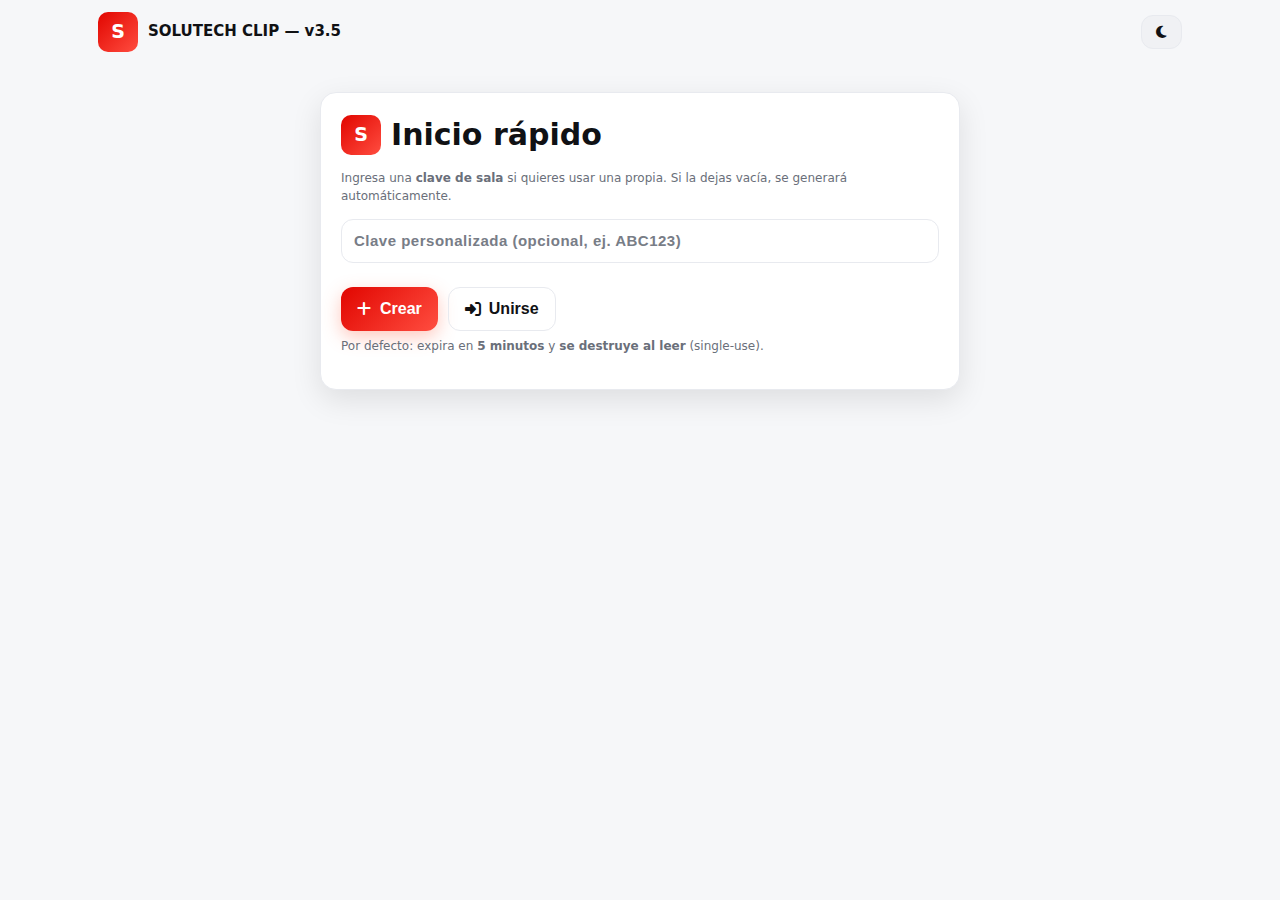
<file: public/index.html>
<!doctype html>
<html lang="es">
<head>
<meta charset="utf-8"/>
<meta name="viewport" content="width=device-width,initial-scale=1"/>
<title>SOLUTECH CLIP — v3.5</title>
<link rel="stylesheet" href="https://cdnjs.cloudflare.com/ajax/libs/font-awesome/6.5.0/css/all.min.css">
<link rel="stylesheet" href="styles.css">
<link rel="icon" href="favicon.ico">
<style>
  /* --- Estilos mínimos para la pantalla inicial --- */
  .landing {
    max-width: 640px; margin: 40px auto; padding: 20px;
    background: var(--card); border-radius: 16px; box-shadow: var(--shadow-md);
  }
  .landing h1 { display:flex; gap:10px; align-items:center; margin:0 0 12px 0; }
  .landing .actions { display:flex; gap:10px; flex-wrap:wrap; }
  .landing .hint { color:var(--muted); font-size:12px; margin-top:6px }
  .hidden { display:none !important; }
  .bigbtn { padding:12px 16px; font-size:16px; border-radius:12px; }
  .input-fat { height:44px; border-radius:12px; padding:0 12px; width:100%; }
  .topbar { display:flex; justify-content:space-between; align-items:center; margin:12px auto; max-width:1100px; padding:0 8px; }
</style>
</head>
<body>

<!-- ╭────────────────────────── TOP BAR ──────────────────────────╮ -->
<div class="topbar">
  <div class="brand" style="display:flex; gap:10px; align-items:center">
    <div class="logo">S</div>
    <strong>SOLUTECH CLIP — v3.5</strong>
  </div>
  <button id="themeToggle" class="btn btn-chip" title="Cambiar tema"><i class="fa-solid fa-moon"></i></button>
</div>
<!-- ╰────────────────────────── TOP BAR ──────────────────────────╯ -->

<!-- ╭────────────────────────── LANDING MINIMAL ──────────────────╮ -->
<section id="landing" class="landing">
  <h1>
    <span class="logo">S</span> Inicio rápido
  </h1>
  <p class="hint">
    Ingresa una <b>clave de sala</b> si quieres usar una propia. Si la dejas vacía, se generará automáticamente.
  </p>
  <div style="display:flex; gap:10px; flex-wrap:wrap; margin:10px 0">
    <input id="landingKey" class="input-fat field" placeholder="Clave personalizada (opcional, ej. ABC123)" maxlength="16" />
  </div>
  <div class="actions">
    <button id="btnLandingCreate" class="btn btn-red bigbtn">
      <i class="fa-solid fa-plus"></i> Crear
    </button>
    <button id="btnLandingJoin" class="btn btn-ghost bigbtn">
      <i class="fa-solid fa-right-to-bracket"></i> Unirse
    </button>
  </div>
  <div class="hint">Por defecto: expira en <b>5 minutos</b> y <b>se destruye al leer</b> (single-use).</div>
</section>
<!-- ╰────────────────────────── LANDING MINIMAL ──────────────────╯ -->

<!-- ╭────────────────────────── APP COMPLETA ──────────────────────╮ -->
<div id="app" class="container hidden">
  <div class="grid">
    <!-- Panel principal -->
    <div class="card" id="card-main">
      <div class="row" style="justify-content:space-between;margin-bottom:8px">
        <span class="status"><span id="dot" class="dot" style="background:#aaa"></span><span id="stxt">Sin sesión</span></span>
        <div class="row">
          <input id="joinCode" class="input-pill field" placeholder="Código de sala (ABC123)" maxlength="16">
          <button id="btnJoinFromMain" class="btn btn-ghost"><i class="fa-solid fa-right-to-bracket"></i> Unirse</button>
          <button id="btnLogout" class="btn btn-ghost" disabled><i class="fa-solid fa-right-from-bracket"></i> Cerrar sesión</button>
        </div>
      </div>

      <label>Texto</label>
      <textarea id="txt" placeholder="(Opcional) Pega aquí el texto que desees enviar…"></textarea>

      <div class="row" style="gap:8px; flex-wrap:wrap; margin:8px 0">
        <input id="customKey" class="input-pill field" placeholder="Clave manual (opcional)" maxlength="16">
        <small class="help">Si la dejas vacía, se genera automáticamente.</small>
      </div>

      <div class="row" style="margin-top:10px">
        <button id="btnCreate" class="btn btn-red"><i class="fa-solid fa-paper-plane"></i> Crear & Enviar</button>
        <button id="btnUpdate" class="btn btn-ghost" disabled><i class="fa-solid fa-rotate-right"></i> Reenviar</button>
        <button id="btnCopy" class="btn btn-ghost"><i class="fa-solid fa-copy"></i> Copiar</button>
      </div>

      <!-- Opciones avanzadas (fijas por defecto: 5 min + single-use) -->
      <details class="disclosure" style="margin-top:10px">
        <summary><i class="fa-solid fa-sliders"></i> Opciones avanzadas</summary>
        <div class="content">
          <div class="row" style="margin-bottom:8px">
            <label><input type="checkbox" id="singleUse" checked> Single-use (se destruye al leer)</label>
            <label>Expira
              <select id="ttl" class="input-pill">
                <option value="300" selected>5 min</option>
                <option value="900">15 min</option>
                <option value="1800">30 min</option>
                <option value="3600">1 hora</option>
              </select>
            </label>
          </div>
          <hr class="sep">
          <div class="row">
            <div class="filebox" style="flex:1">
              <input type="file" id="fileInput" accept=".txt,.json">
              <label for="fileInput"><i class="fa-solid fa-paperclip"></i> Adjuntar (.txt/.json)</label>
            </div>
            <label>Límite adjunto (KB):
              <input id="fileLimit" class="input-pill" type="number" min="10" max="200" value="150" style="width:90px">
            </label>
            <button id="btnSendFile" class="btn btn-ghost"><i class="fa-solid fa-file-arrow-up"></i> Enviar archivo</button>
          </div>
        </div>
      </details>

      <hr class="sep">
      <div id="result" style="margin-top:6px"></div>
    </div>

    <!-- Panel lateral -->
    <div class="card">
      <div style="display:flex;justify-content:space-between;align-items:center">
        <strong>Sesiones recientes</strong>
        <button id="btnClearHist" class="btn btn-chip"><i class="fa-solid fa-broom"></i> Limpiar</button>
      </div>
      <div id="history" class="history" style="margin-top:8px"></div>
      <hr class="sep">
      <div><strong>Datos de la sesión</strong></div>
      <div id="sessionInfo" style="font-family:ui-monospace,Menlo,Consolas,monospace;color:var(--muted);font-size:12px;margin-top:6px">—</div>
    </div>
  </div>

  <div class="footer">
    <div style="margin:6px 0">© 2025 Solutech Panamá — Cloudflare Workers + Durable Objects</div>
    <div>Soluciones reales a problemas tecnológicos • <a href="https://www.solutechpanama.com" target="_blank">Solutech Panamá</a> • <a href="https://wa.me/50768886778" target="_blank">WhatsApp Soporte</a></div>
  </div>
</div>
<!-- ╰────────────────────────── APP COMPLETA ──────────────────────╯ -->

<div class="toast-wrap" id="toasts"></div>

<script>
/* ========= Tema claro/oscuro ========= */
const root=document.documentElement;
const themeBtn=document.getElementById('themeToggle');
function applyTheme(mode){
  root.className=''; if(mode==='light') root.classList.add('light');
  localStorage.setItem('clip_theme_index',mode);
  themeBtn.innerHTML = mode==='light' ? '<i class="fa-solid fa-moon"></i>' : '<i class="fa-solid fa-sun"></i>';
  themeBtn.title = mode==='light' ? 'Cambiar a oscuro' : 'Cambiar a claro';
}
(function(){applyTheme(localStorage.getItem('clip_theme_index')||'light')})();
themeBtn.addEventListener('click',()=>{const cur=localStorage.getItem('clip_theme_index')||'light';applyTheme(cur==='light'?'dark':'light');});

/* ========= Toast ========= */
const toasts=document.getElementById('toasts');
function showToast(msg,kind='info',timeout=2200){
  const d=document.createElement('div');
  d.className='toast '+(kind==='success'?'success':kind==='error'?'error':'');
  d.innerHTML=`<i class="fa-solid ${kind==='success'?'fa-circle-check':kind==='error'?'fa-triangle-exclamation':'fa-circle-info'}"></i> ${msg}`;
  toasts.appendChild(d); setTimeout(()=>d.remove(),timeout);
}

/* ========= Estado / Historial ========= */
const dot=document.getElementById("dot"), stxt=document.getElementById("stxt"), result=document.getElementById("result"), sessionInfo=document.getElementById("sessionInfo"), historyBox=document.getElementById("history");
let ws=null, currentKey=null, expiresAt=0, lastJoinUrl=null;

function setStatus(ok){dot.style.background=ok?"#12b886":"#aaa";stxt.textContent=ok?`Conectado — ${currentKey}`:"Sin sesión";document.getElementById("btnLogout").disabled=!ok;document.getElementById("btnUpdate").disabled=!ok;}
function loadHistory(){const list=JSON.parse(localStorage.getItem("clip_history")||"[]");historyBox.innerHTML="";list.slice(0,8).forEach(it=>{const chip=document.createElement("div");chip.className="chip";chip.textContent=`${it.key} · ${new Date(it.when).toLocaleString()}`;chip.onclick=()=>window.open(it.joinUrl,"_blank");historyBox.appendChild(chip);});}
function saveHistory(key,joinUrl){const list=JSON.parse(localStorage.getItem("clip_history")||"[]");list.unshift({key,joinUrl,when:Date.now()});localStorage.setItem("clip_history",JSON.stringify(list.slice(0,12)));loadHistory();}
document.getElementById('btnClearHist').onclick=()=>{localStorage.removeItem('clip_history');loadHistory();showToast('Historial borrado','success');};

/* ========= QR (simple) ========= */
function qrFor(joinUrl){return `https://api.qrserver.com/v1/create-qr-code/?size=240x240&ecc=H&format=svg&margin=2&data=${encodeURIComponent(joinUrl)}`;}
function renderQR(joinUrl){const wrap=document.createElement('div'); wrap.className='qr-wrap'; const img=document.createElement('img'); img.alt='QR'; img.loading='lazy'; img.referrerPolicy='no-referrer'; img.src=qrFor(joinUrl); wrap.appendChild(img); return wrap;}

/* ========= WebSocket + E2E ========= */
function wsUrlFor(key){const proto=location.protocol==="https:"?"wss":"ws";return `${proto}://${location.host}/ws?key=${encodeURIComponent(key)}`;}
function b64(buf){return btoa(String.fromCharCode(...new Uint8Array(buf)));} 
function b64toU8(b){return Uint8Array.from(atob(b),c=>c.charCodeAt(0));}
async function deriveKeyFromRoom(roomKey){const enc=new TextEncoder();return crypto.subtle.importKey("raw",enc.encode(roomKey),"PBKDF2",false,["deriveKey"]);}
async function encryptWithRoomKey(roomKey,plain){
  const enc=new TextEncoder();
  const keyMat=await deriveKeyFromRoom(roomKey);
  const salt=crypto.getRandomValues(new Uint8Array(16));
  const key=await crypto.subtle.deriveKey({name:"PBKDF2",salt,iterations:100000,hash:"SHA-256"},keyMat,{name:"AES-GCM",length:256},false,["encrypt"]);
  const iv=crypto.getRandomValues(new Uint8Array(12));
  const ct=await crypto.subtle.encrypt({name:"AES-GCM",iv},key,enc.encode(plain));
  return {cipher:b64(ct),iv:b64(iv),salt:b64(salt),alg:"AES-GCM/PBKDF2"};
}
async function decryptWithRoomKey(roomKey,payload){
  const keyMat=await deriveKeyFromRoom(roomKey);
  const key=await crypto.subtle.deriveKey({name:"PBKDF2",salt:b64toU8(payload.salt),iterations:100000,hash:"SHA-256"},keyMat,{name:"AES-GCM",length:256},false,["decrypt"]);
  const pt=await crypto.subtle.decrypt({name:"AES-GCM",iv:b64toU8(payload.iv)},key,b64toU8(payload.cipher));
  return new TextDecoder().decode(pt);
}
function connectWS(key,onOpenSend){
  if(ws) try{ ws.close(); }catch{}
  ws=new WebSocket(wsUrlFor(key));
  ws.onopen=()=>{ setStatus(true); onOpenSend&&onOpenSend(); showToast('Conectado','success'); };
  ws.onclose=()=>{ setStatus(false); showToast('Desconectado'); };
  ws.onmessage=async (ev)=>{
    const msg=JSON.parse(ev.data);
    if(msg.type==="session-destroyed"){ showToast('Sesión eliminada (single-use)'); setStatus(false); currentKey=null; return; }
    if(msg.type==="error"){ showToast('Error: '+msg.error,'error'); return; }
    if(msg.type==="joined"){ sessionInfo.textContent=`exp=${new Date(msg.expiresAt).toLocaleString()} • singleUse=${msg.singleUse}`; }
    if(msg.type==="new-e2e"){
      try{
        const plain=await decryptWithRoomKey(currentKey,msg.payload.data);
        const env=JSON.parse(plain);
        if(env.kind==="text"){ document.getElementById("txt").value=env.text||""; showToast('Texto recibido','success'); }
        if(env.kind==="file"){
          const a=document.createElement("a");
          a.href=`data:${env.mime};base64,${env.dataBase64}`;
          a.download=env.name||"archivo";
          a.textContent=`Descargar adjunto: ${env.name}`;
          a.style.display="inline-block"; a.style.marginTop="6px";
          result.prepend(a); showToast('Archivo recibido','success');
        }
      }catch{ document.getElementById("txt").value="(No se pudo descifrar el contenido con esta clave)"; showToast('No se pudo descifrar','error'); }
    }
  };
}

/* ========= Acciones del APP ========= */
async function createSession(ttl=300,single=true,customKey){
  const r=await fetch("/api/create",{method:"POST",headers:{"content-type":"application/json"},body:JSON.stringify({singleUse:single,ttlSeconds:ttl,customKey})});
  const data=await r.json();
  if(!data.ok){ showToast(data.error||'No se pudo crear la sesión','error'); return; }
  currentKey=data.key; expiresAt=data.expiresAt; lastJoinUrl=data.joinUrl;

  result.innerHTML="";
  result.appendChild(renderQR(lastJoinUrl));
  const tools=document.createElement('div'); tools.className='row'; tools.style.gap='6px'; tools.style.flexWrap='wrap';
  tools.innerHTML=`<a href="${lastJoinUrl}" target="_blank">${lastJoinUrl}</a>
    <button id="copyurl" class="btn btn-chip"><i class="fa-solid fa-link"></i> Copiar URL</button>
    <button id="copykey" class="btn btn-chip"><i class="fa-solid fa-key"></i> Copiar clave</button>
    <button id="openjoin" class="btn btn-chip"><i class="fa-solid fa-up-right-from-square"></i> Abrir join</button>
    <a class="btn btn-wa" target="_blank" href="https://wa.me/?text=${encodeURIComponent(lastJoinUrl)}"><i class="fa-brands fa-whatsapp"></i> WhatsApp</a>
    <small class="help">Expira: ${new Date(expiresAt).toLocaleString()}</small>`;
  result.appendChild(tools);
  document.getElementById("copyurl").onclick=()=>navigator.clipboard.writeText(lastJoinUrl).then(()=>showToast('URL copiada','success'));
  document.getElementById("copykey").onclick=()=>navigator.clipboard.writeText(currentKey).then(()=>showToast('Clave copiada','success'));
  document.getElementById("openjoin").onclick=()=>window.open(lastJoinUrl,"_blank");
  saveHistory(currentKey,lastJoinUrl);

  connectWS(currentKey, async ()=>{
    const text=document.getElementById("txt").value.trim();
    if(!text) return; // crear sin texto, como pediste
    const envelope=JSON.stringify({kind:"text",text});
    const encrypted=await encryptWithRoomKey(currentKey,envelope);
    const file_limit_kb=Number(document.getElementById("fileLimit").value||150);
    ws.send(JSON.stringify({type:"send-e2e",payload:{kind:"text",data:encrypted},file_limit_kb}));
    showToast('Enviado','success');
  });
}

function updateSend(){
  if(!ws||ws.readyState!==1){ showToast('No hay sesión activa','error'); return; }
  const text=document.getElementById("txt").value.trim();
  const send = async ()=>{
    const env=JSON.stringify({kind:"text",text});
    const enc=await encryptWithRoomKey(currentKey,env);
    const file_limit_kb=Number(document.getElementById("fileLimit").value||150);
    ws.send(JSON.stringify({type:"send-e2e",payload:{kind:"text",data:enc},file_limit_kb}));
    showToast('Reenviado','success');
  };
  if(!text){ showToast('Nada que enviar','error'); return; }
  send();
}

function sendFile(){
  if(!ws||ws.readyState!==1){ showToast('No hay sesión activa','error'); return; }
  const fi=document.getElementById("fileInput");
  if(!fi.files||!fi.files.length){ showToast('Selecciona un archivo','error'); return; }
  const f=fi.files[0];
  const limitKB=Number(document.getElementById("fileLimit").value||150);
  if(f.size>limitKB*1024){ showToast('Archivo excede el límite','error'); return; }
  (async ()=>{
    const arr=new Uint8Array(await f.arrayBuffer());
    const b64=btoa(String.fromCharCode(...arr));
    const env=JSON.stringify({kind:"file",name:f.name,mime:(f.type||"text/plain"),dataBase64:b64});
    const enc=await encryptWithRoomKey(currentKey,env);
    ws.send(JSON.stringify({type:"send-e2e",payload:{kind:"file",data:enc},file_limit_kb:limitKB}));
    showToast('Archivo enviado','success');
  })();
}

function logout(){ try{ws&&ws.close();}catch{}; ws=null; currentKey=null; lastJoinUrl=null; setStatus(false); sessionInfo.textContent="—"; showToast('Cerraste la sesión'); }
function joinFromMain(){ const code=(document.getElementById("joinCode").value||"").trim().toUpperCase(); if(!code){ showToast('Ingresa un código','error'); return; } currentKey=code; connectWS(code); }

document.getElementById("btnCreate").onclick=()=>createSession(parseInt(document.getElementById('ttl').value||'300',10),document.getElementById('singleUse').checked,(document.getElementById("customKey").value||"").trim()||undefined);
document.getElementById("btnUpdate").onclick=updateSend;
document.getElementById("btnCopy").onclick=()=>navigator.clipboard.writeText(document.getElementById("txt").value).then(()=>showToast('Texto copiado','success'));
document.getElementById("btnLogout").onclick=logout;
document.getElementById("btnJoinFromMain").onclick=joinFromMain;
document.getElementById("btnSendFile").onclick=sendFile;

/* ========= Lógica de LANDING ========= */
const landingEl=document.getElementById('landing');
const appEl=document.getElementById('app');
function showApp(){ landingEl.classList.add('hidden'); appEl.classList.remove('hidden'); loadHistory(); }

document.getElementById('btnLandingCreate').onclick=async ()=>{
  const raw=(document.getElementById('landingKey').value||'').trim().toUpperCase() || undefined;
  showApp();
  // Por defecto: 5 min, single-use ON
  await createSession(300,true,raw);
  // precarga el código en el campo del panel
  if(currentKey) document.getElementById('joinCode').value=currentKey;
  if(raw) document.getElementById('customKey').value=raw;
};

document.getElementById('btnLandingJoin').onclick=()=>{
  const raw=(document.getElementById('landingKey').value||'').trim().toUpperCase();
  if(!raw){ showToast('Ingresa la clave para unirte','error'); return; }
  showApp();
  document.getElementById('joinCode').value=raw;
  joinFromMain();
};

/* ========= Auto-join por ?key= (salta landing) ========= */
const qp=new URLSearchParams(location.search);
if(qp.get("key")){
  document.getElementById('landingKey').value=qp.get("key").toUpperCase();
  document.getElementById('btnLandingJoin').click();
}
</script>
</body>
</html>
</file>
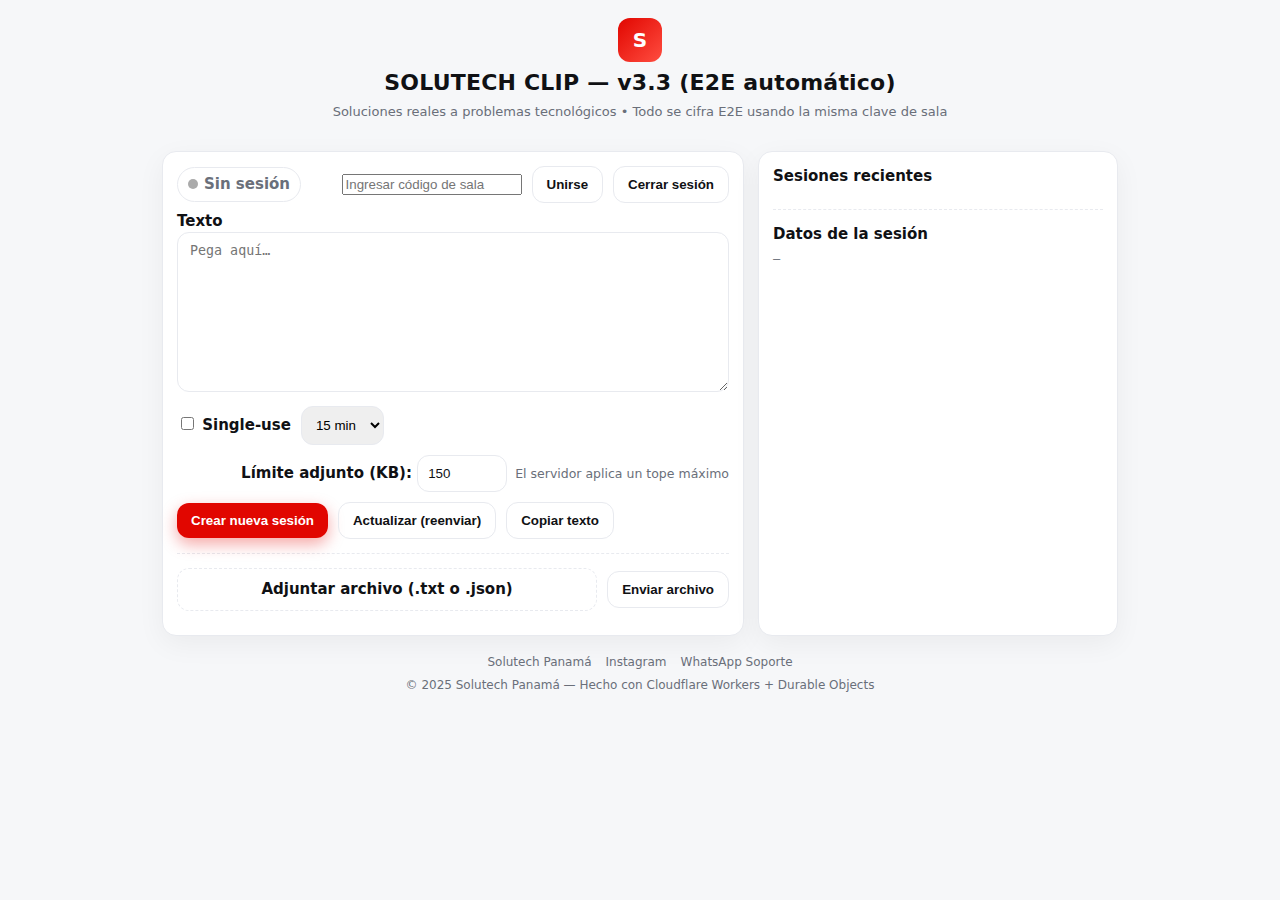
<file: test/backp2/index.html>
<!doctype html>
<html lang="es">
<head>
<meta charset="utf-8"/>
<meta name="viewport" content="width=device-width,initial-scale=1"/>
<title>SOLUTECH CLIP — v3.3 (E2E automático)</title>
<style>
:root{--bg:#f6f7f9;--card:#ffffff;--ink:#101114;--muted:#6a6f7a;--line:#e8eaef;--red:#e10600;--red-d:#b10500;--chip:#ffffff;}
@media (prefers-color-scheme: dark){:root{--bg:#0f1115;--card:#151821;--ink:#f4f6fb;--muted:#9aa3b2;--line:#262a36;--chip:#1b1f2b;}}
*{box-sizing:border-box} html,body{height:100%} body{margin:0;background:var(--bg);color:var(--ink);font:15px/1.4 system-ui,Segoe UI,Roboto,Arial}
a{color:inherit}
.header{display:flex;gap:12px;align-items:center;justify-content:center;padding:18px 12px 0}
.logo{width:44px;height:44px;border-radius:12px;background:linear-gradient(135deg,var(--red),#ff4d40);display:flex;align-items:center;justify-content:center;color:#fff;font-weight:900;font-size:20px}
.brand{display:flex;flex-direction:column;align-items:center}
h1{margin:6px 0 0;font-size:22px;letter-spacing:.2px}
.subtitle{text-align:center;color:var(--muted);margin:4px 0 18px;font-size:13px}
.container{max-width:980px;margin:0 auto;padding:12px}
.grid{display:grid;grid-template-columns:1fr 360px;gap:14px}
@media (max-width:900px){ .grid{grid-template-columns:1fr} }
.card{background:var(--card);border:1px solid var(--line);border-radius:14px;box-shadow:0 8px 28px rgba(0,0,0,.05);padding:14px}
.row{display:flex;gap:10px;flex-wrap:wrap;align-items:center}
label{font-weight:600}
textarea{width:100%;min-height:160px;padding:10px 12px;border:1px solid var(--line);border-radius:12px;font-family:ui-monospace,Menlo,Consolas,monospace;background:transparent;color:var(--ink)}
input[type="text"],input[type="password"],input[type="number"]{padding:10px;border-radius:12px;border:1px solid var(--line);background:transparent;color:var(--ink)}
.btn{appearance:none;border:0;outline:0;border-radius:12px;padding:10px 14px;font-weight:600;cursor:pointer}
.btn-red{background:var(--red);color:#fff;box-shadow:0 6px 16px rgba(225,6,0,.35)} .btn-red:hover{background:var(--red-d)}
.btn-ghost{background:transparent;border:1px solid var(--line);color:var(--ink)}
.btn-chip{background:var(--chip);border:1px solid var(--line)}
small.help{color:var(--muted)}
hr.sep{border:none;border-top:1px dashed var(--line);margin:14px 0}
.status{display:inline-flex;align-items:center;gap:6px;padding:6px 10px;border-radius:999px;border:1px solid var(--line);background:var(--chip);font-weight:600;color:var(--muted)}
.dot{width:10px;height:10px;border-radius:50%}
.qr{max-width:220px;display:block;margin:8px 0;border:1px solid var(--line);border-radius:10px;background:#fff}
.footer{color:var(--muted);text-align:center;font-size:12px;margin:18px 0}
.pulse{box-shadow:0 0 0 0 rgba(225,6,0,.4);animation:pulse 1.2s ease-out 1}
@keyframes pulse{0%{box-shadow:0 0 0 0 rgba(225,6,0,.45)}100%{box-shadow:0 0 0 20px rgba(225,6,0,0)}}
.history{display:flex;flex-wrap:wrap;gap:8px}
.history .chip{padding:6px 10px;border-radius:999px;border:1px solid var(--line);background:var(--chip);cursor:pointer}
.filebox{border:1px dashed var(--line);padding:10px;border-radius:12px;text-align:center}
.filebox input{display:none}
.filebox label{cursor:pointer}
.footer-links{display:flex;gap:14px;justify-content:center;flex-wrap:wrap}
.footer-links a{color:var(--muted);text-decoration:none}
</style>
</head>
<body>
<div class="header">
  <div class="brand">
    <div class="logo" title="Solutech">S</div>
    <h1>SOLUTECH CLIP — v3.3 (E2E automático)</h1>
  </div>
</div>
<p class="subtitle">Soluciones reales a problemas tecnológicos • Todo se cifra E2E usando la misma clave de sala</p>
<div class="container">
  <div class="grid">
    <div class="card">
      <div class="row" style="justify-content:space-between;margin-bottom:8px">
        <span class="status"><span id="dot" class="dot" style="background:#aaa"></span><span id="stxt">Sin sesión</span></span>
        <div class="row">
          <input id="joinCode" placeholder="Ingresar código de sala" style="width:180px">
          <button id="btnJoinFromMain" class="btn btn-ghost">Unirse</button>
          <button id="btnLogout" class="btn btn-ghost" disabled>Cerrar sesión</button>
        </div>
      </div>
      <label>Texto</label>
      <textarea id="txt" placeholder="Pega aquí…"></textarea>
      <div class="row" style="margin-top:8px">
        <label><input type="checkbox" id="singleUse"> Single-use</label>
        <select id="ttl" title="Expiración" style="padding:10px;border-radius:12px;border:1px solid var(--line)">
          <option value="300">5 min</option><option value="900" selected>15 min</option><option value="1800">30 min</option><option value="3600">1 hora</option>
        </select>
        <div class="row" style="margin-left:auto;gap:8px">
          <label>Límite adjunto (KB): <input id="fileLimit" type="number" min="10" max="200" value="150" style="width:90px"></label>
          <small class="help">El servidor aplica un tope máximo</small>
        </div>
      </div>
      <div class="row" style="margin-top:10px">
        <button id="btnCreate" class="btn btn-red">Crear nueva sesión</button>
        <button id="btnUpdate" class="btn btn-ghost" disabled>Actualizar (reenviar)</button>
        <button id="btnCopy" class="btn btn-ghost">Copiar texto</button>
      </div>
      <hr class="sep">
      <div class="row">
        <div class="filebox" style="flex:1">
          <input type="file" id="fileInput" accept=".txt,.json">
          <label for="fileInput">Adjuntar archivo (.txt o .json)</label>
        </div>
        <button id="btnSendFile" class="btn btn-ghost">Enviar archivo</button>
      </div>
      <div id="result" style="margin-top:10px"></div>
    </div>
    <div class="card">
      <div><strong>Sesiones recientes</strong></div>
      <div id="history" class="history" style="margin-top:8px"></div>
      <hr class="sep">
      <div><strong>Datos de la sesión</strong></div>
      <div id="sessionInfo" style="font-family:ui-monospace,Menlo,Consolas,monospace;color:var(--muted);font-size:12px;margin-top:6px">—</div>
    </div>
  </div>
  <div class="footer">
    <div class="footer-links">
      <a href="https://www.solutechpanama.com" target="_blank">Solutech Panamá</a>
      <a href="https://www.instagram.com/solutechpanama" target="_blank">Instagram</a>
      <a href="https://wa.me/50768886778" target="_blank">WhatsApp Soporte</a>
    </div>
    <div style="margin-top:6px">© 2025 Solutech Panamá — Hecho con Cloudflare Workers + Durable Objects</div>
  </div>
</div>
<script>
const dot=document.getElementById("dot"), stxt=document.getElementById("stxt"), result=document.getElementById("result"), sessionInfo=document.getElementById("sessionInfo"), historyBox=document.getElementById("history");
let ws=null, currentKey=null, expiresAt=0, singleUse=false, lastJoinUrl=null;
function setStatus(connected){dot.style.background=connected?"#12b886":"#aaa";stxt.textContent=connected?`Conectado — ${currentKey}`:"Sin sesión";document.getElementById("btnUpdate").disabled=!connected;document.getElementById("btnLogout").disabled=!connected;}
function loadHistory(){const list=JSON.parse(localStorage.getItem("clip_history")||"[]");historyBox.innerHTML="";list.slice(0,8).forEach(it=>{const chip=document.createElement("div");chip.className="chip";chip.textContent=`${it.key} · ${new Date(it.when).toLocaleString()}`;chip.onclick=()=>window.open(it.joinUrl,"_blank");historyBox.appendChild(chip);});}
function saveHistory(key,joinUrl){const list=JSON.parse(localStorage.getItem("clip_history")||"[]");list.unshift({key,joinUrl,when:Date.now()});localStorage.setItem("clip_history",JSON.stringify(list.slice(0,12)));loadHistory();}
function qrFor(joinUrl){return `https://api.qrserver.com/v1/create-qr-code/?size=220x220&data=${encodeURIComponent(joinUrl)}`;}
function wsUrlFor(key){const proto=location.protocol==="https:"?"wss":"ws";return `${proto}://${location.host}/ws?key=${encodeURIComponent(key)}`;}
function b64(buf){return btoa(String.fromCharCode(...new Uint8Array(buf)));}
function b64toU8(b){return Uint8Array.from(atob(b),c=>c.charCodeAt(0));}
async function deriveKeyFromRoom(roomKey){const enc=new TextEncoder();return crypto.subtle.importKey("raw",enc.encode(roomKey),"PBKDF2",false,["deriveKey"]);}
async function encryptWithRoomKey(roomKey,plain){const enc=new TextEncoder();const keyMat=await deriveKeyFromRoom(roomKey);const salt=crypto.getRandomValues(new Uint8Array(16));const key=await crypto.subtle.deriveKey({name:"PBKDF2",salt,iterations:100000,hash:"SHA-256"},keyMat,{name:"AES-GCM",length:256},false,["encrypt"]);const iv=crypto.getRandomValues(new Uint8Array(12));const ct=await crypto.subtle.encrypt({name:"AES-GCM",iv},key,enc.encode(plain));return {cipher:b64(ct),iv:b64(iv),salt:b64(salt),algo:"aes-gcm-pbkdf2-v1"};}
async function decryptWithRoomKey(roomKey,payload){const {cipher,iv,salt}=payload;const keyMat=await deriveKeyFromRoom(roomKey);const key=await crypto.subtle.deriveKey({name:"PBKDF2",salt:b64toU8(salt),iterations:100000,hash:"SHA-256"},keyMat,{name:"AES-GCM",length:256},false,["decrypt"]);const pt=await crypto.subtle.decrypt({name:"AES-GCM",iv:b64toU8(iv)},key,b64toU8(cipher));return new TextDecoder().decode(pt);}
function connectWS(key,onOpenSend){if(ws)try{ws.close();}catch{};ws=new WebSocket(wsUrlFor(key));ws.onopen=()=>{setStatus(true);if(onOpenSend)onOpenSend();};ws.onclose=()=>setStatus(false);ws.onmessage=async (ev)=>{const msg=JSON.parse(ev.data);if(msg.type==="session-destroyed"){alert("Sesión eliminada (single-use).");setStatus(false);currentKey=null;return;}if(msg.type==="error"){alert("Error: "+msg.error);return;}if(msg.type==="joined"){sessionInfo.textContent=`exp=${new Date(msg.expiresAt).toLocaleString()} • singleUse=${msg.singleUse}`;}if(msg.type==="new-e2e"){try{const plain=await decryptWithRoomKey(currentKey,msg.payload.data);const envelope=JSON.parse(plain);if(envelope.kind==="text"){document.getElementById("txt").value=envelope.text||"";}else if(envelope.kind==="file"){const a=document.createElement("a");a.href=`data:${envelope.mime};base64,${envelope.dataBase64}`;a.download=envelope.name||"archivo";a.textContent=`Descargar adjunto: ${envelope.name} (${envelope.mime})`;a.style.display="inline-block";a.style.marginTop="6px";result.prepend(a);} }catch{document.getElementById("txt").value="(No se pudo descifrar el contenido con esta clave)";}}};}
async function createSession(){const text=document.getElementById("txt").value.trim();if(!text)return alert("Pega el texto primero.");singleUse=document.getElementById("singleUse").checked;const ttl=parseInt(document.getElementById("ttl").value,10);const r=await fetch("/api/create",{method:"POST",headers:{"content-type":"application/json"},body:JSON.stringify({singleUse,ttlSeconds:ttl})});const data=await r.json();if(!data.ok)return alert("No se pudo crear la sesión.");currentKey=data.key;expiresAt=data.expiresAt;lastJoinUrl=data.joinUrl;const qr=qrFor(lastJoinUrl);const waUrl=`https://wa.me/?text=${encodeURIComponent(lastJoinUrl)}`;result.innerHTML=`<div><div><strong>Clave (también E2E):</strong> <code>${currentKey}</code></div><img class="qr" src="${qr}" alt="QR"><div class="row" style="gap:6px;flex-wrap:wrap"><a href="${lastJoinUrl}" target="_blank">${lastJoinUrl}</a><button id="copyurl" class="btn btn-chip">Copiar URL</button><button id="copykey" class="btn btn-chip">Copiar clave</button><button id="openjoin" class="btn btn-chip">Abrir join</button><a class="btn btn-chip" target="_blank" href="${waUrl}">Compartir WhatsApp</a></div><small class="help">Expira: ${new Date(expiresAt).toLocaleString()}</small></div>`;document.getElementById("copyurl").onclick=()=>navigator.clipboard.writeText(lastJoinUrl);document.getElementById("copykey").onclick=()=>navigator.clipboard.writeText(currentKey);document.getElementById("openjoin").onclick=()=>window.open(lastJoinUrl,"_blank");saveHistory(currentKey,lastJoinUrl);connectWS(currentKey,async ()=>{const envelope=JSON.stringify({kind:"text",text});const encrypted=await encryptWithRoomKey(currentKey,envelope);const file_limit_kb=Number(document.getElementById("fileLimit").value||150);ws.send(JSON.stringify({type:"send-e2e",payload:{kind:"text",data:encrypted},file_limit_kb}));});}
function updateSend(){if(!ws||ws.readyState!==1)return alert("No hay sesión activa.");const text=document.getElementById("txt").value.trim();if(!text)return alert("Nada que enviar.");(async ()=>{const envelope=JSON.stringify({kind:"text",text});const encrypted=await encryptWithRoomKey(currentKey,envelope);const file_limit_kb=Number(document.getElementById("fileLimit").value||150);ws.send(JSON.stringify({type:"send-e2e",payload:{kind:"text",data:encrypted},file_limit_kb}));})();}
function logout(){try{ws&&ws.close();}catch{};ws=null;currentKey=null;lastJoinUrl=null;setStatus(false);sessionInfo.textContent="—";}
async function joinFromMain(){const code=(document.getElementById("joinCode").value||"").trim().toUpperCase();if(!code)return alert("Ingresa un código");currentKey=code;connectWS(code);}
document.getElementById("btnSendFile").onclick=async ()=>{if(!ws||ws.readyState!==1)return alert("No hay sesión activa.");const fi=document.getElementById("fileInput");if(!fi.files||!fi.files.length)return alert("Selecciona un archivo .txt o .json");const f=fi.files[0];const limitKB=Number(document.getElementById("fileLimit").value||150);if(f.size>limitKB*1024)return alert("Archivo excede el límite configurado.");const arr=new Uint8Array(await f.arrayBuffer());const b64=btoa(String.fromCharCode(...arr));const envelope=JSON.stringify({kind:"file",name:f.name,mime:(f.type||"text/plain"),dataBase64:b64});const encrypted=await encryptWithRoomKey(currentKey,envelope);ws.send(JSON.stringify({type:"send-e2e",payload:{kind:"file",data:encrypted},file_limit_kb:limitKB}));alert("Archivo enviado");};
document.getElementById("btnCreate").onclick=createSession;document.getElementById("btnUpdate").onclick=updateSend;document.getElementById("btnCopy").onclick=()=>navigator.clipboard.writeText(document.getElementById("txt").value);document.getElementById("btnLogout").onclick=logout;document.getElementById("btnJoinFromMain").onclick=joinFromMain;
const qp=new URLSearchParams(location.search);if(qp.get("key")){currentKey=qp.get("key").toUpperCase();document.getElementById("joinCode").value=currentKey;connectWS(currentKey);}
function loadHistory(){const list=JSON.parse(localStorage.getItem("clip_history")||"[]");historyBox.innerHTML="";list.slice(0,8).forEach(it=>{const chip=document.createElement("div");chip.className="chip";chip.textContent=`${it.key} · ${new Date(it.when).toLocaleString()}`;chip.onclick=()=>window.open(it.joinUrl,"_blank");historyBox.appendChild(chip);});}
function saveHistory(key,joinUrl){const list=JSON.parse(localStorage.getItem("clip_history")||"[]");list.unshift({key,joinUrl,when:Date.now()});localStorage.setItem("clip_history",JSON.stringify(list.slice(0,12)));loadHistory();}
loadHistory();
</script>
</body>
</html>
</file>
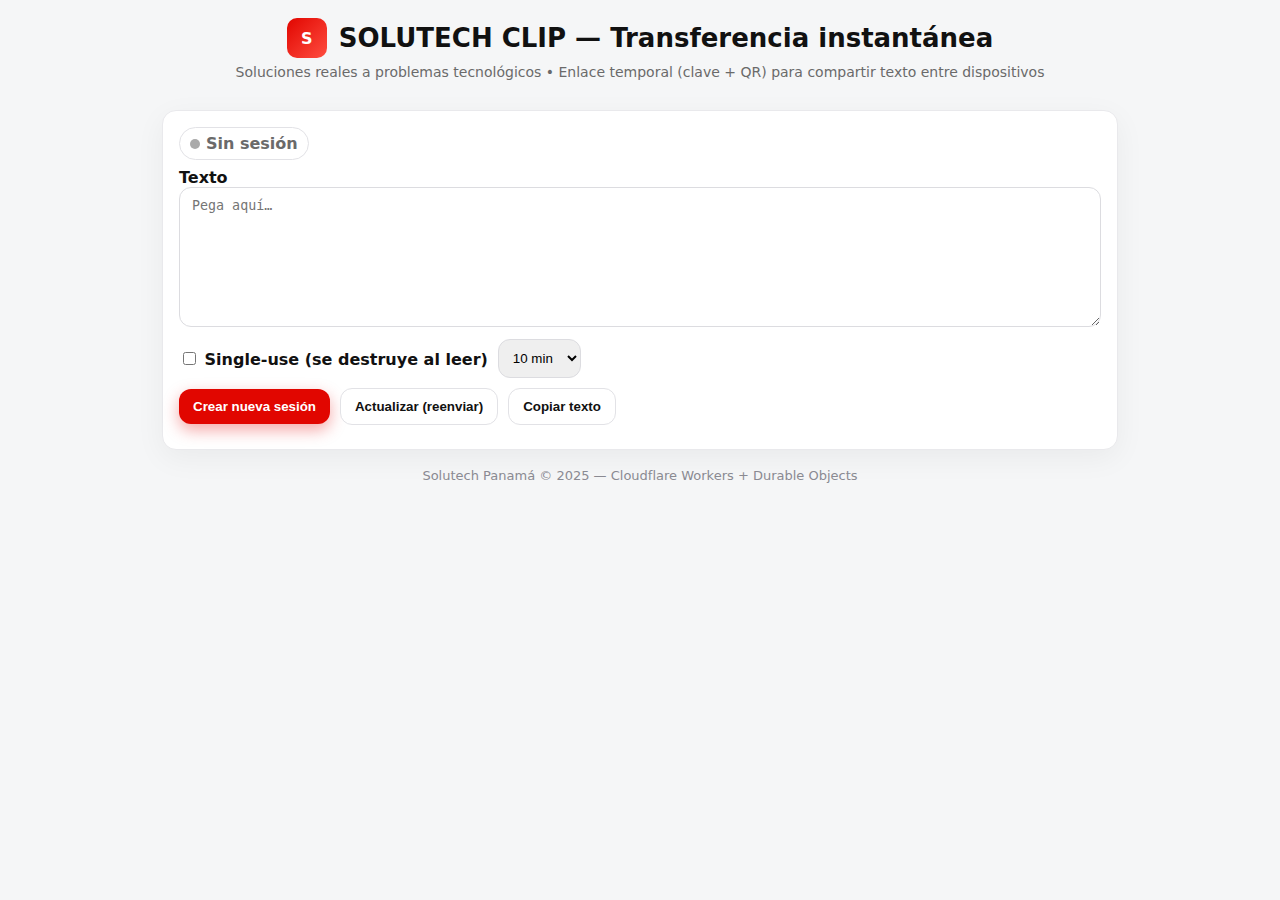
<file: test/backup/index.html>
<!doctype html>
<html lang="es">
<head>
  <meta charset="utf-8"/>
  <meta name="viewport" content="width=device-width,initial-scale=1"/>
  <title>SOLUTECH CLIP — Transferencia instantánea</title>
  <style>
    :root{
      --red:#e10600; --red-d:#b10500; --ink:#111; --muted:#6a6a6a; --bg:#f5f6f7; --card:#fff;
      --radius:14px;
    }
    *{box-sizing:border-box}
    body{font-family:system-ui,Segoe UI,Roboto,Arial;background:var(--bg);margin:0;color:var(--ink)}
    .header{display:flex;gap:12px;align-items:center;justify-content:center;padding:18px 12px 0}
    .logo{width:40px;height:40px;border-radius:10px;background:linear-gradient(135deg,var(--red),#ff4d40);
          display:flex;align-items:center;justify-content:center;color:#fff;font-weight:800}
    h1{margin:0;font-size:26px}
    .subtitle{text-align:center;color:var(--muted);margin:6px 0 18px;font-size:14px}
    .container{max-width:980px;margin:0 auto;padding:12px}
    .card{background:var(--card);border:1px solid #e9e9ec;border-radius:var(--radius);
          box-shadow:0 8px 30px rgba(0,0,0,.05);padding:16px;transition:box-shadow .3s ease}
    .row{display:flex;gap:10px;flex-wrap:wrap;align-items:center}
    label{font-weight:600}
    textarea{width:100%;min-height:140px;padding:10px 12px;border:1px solid #dcdce0;border-radius:12px;
             font-family:ui-monospace,Menlo,Consolas,monospace}
    .btn{appearance:none;border:0;outline:0;border-radius:12px;padding:10px 14px;font-weight:600;cursor:pointer}
    .btn-red{background:var(--red);color:#fff;box-shadow:0 6px 16px rgba(225,6,0,.35)}
    .btn-red:hover{background:var(--red-d)}
    .btn-ghost{background:#fff;border:1px solid #e2e2e6;color:var(--ink)}
    select{padding:10px;border-radius:12px;border:1px solid #dcdce0}
    .kv{margin:8px 0 0} .kv code{font-weight:700}
    .status{display:inline-flex;align-items:center;gap:6px;padding:6px 10px;border-radius:999px;border:1px solid #e2e2e6;background:#fff;
            font-weight:600;color:var(--muted)}
    .dot{width:10px;height:10px;border-radius:50%}
    .qr{max-width:240px;display:block;margin:12px 0;border:1px solid #eee;border-radius:10px;background:#fff}
    .footer{color:#8a8a92;text-align:center;font-size:13px;margin:18px 0}
    hr.sep{border:none;border-top:1px dashed #e5e5ea;margin:14px 0}
    .pulse { box-shadow: 0 0 0 0 rgba(225,6,0,.4); animation: pulse 1.2s ease-out 1; }
    @keyframes pulse {
      0% { box-shadow: 0 0 0 0 rgba(225,6,0,.45); }
      100% { box-shadow: 0 0 0 20px rgba(225,6,0,0); }
    }
  </style>
</head>
<body>
  <div class="header">
    <div class="logo">S</div>
    <h1>SOLUTECH CLIP — Transferencia instantánea</h1>
  </div>
  <p class="subtitle">Soluciones reales a problemas tecnológicos • Enlace temporal (clave + QR) para compartir texto entre dispositivos</p>

  <div class="container">
    <div class="card">
      <div class="row" style="justify-content:space-between;margin-bottom:8px">
        <span class="status"><span id="dot" class="dot" style="background:#aaa"></span><span id="stxt">Sin sesión</span></span>
      </div>

      <label>Texto</label>
      <textarea id="txt" placeholder="Pega aquí…"></textarea>

      <div class="row" style="margin-top:8px">
        <label><input type="checkbox" id="singleUse"> Single-use (se destruye al leer)</label>
        <select id="ttl" title="Tiempo de expiración">
          <option value="300">5 min</option>
          <option value="600" selected>10 min</option>
          <option value="1800">30 min</option>
          <option value="3600">1 hora</option>
        </select>
      </div>

      <div class="row" style="margin-top:10px">
        <button id="btnCreate" class="btn btn-red">Crear nueva sesión</button>
        <button id="btnUpdate" class="btn btn-ghost" disabled>Actualizar (reenviar)</button>
        <button id="btnCopy" class="btn btn-ghost">Copiar texto</button>
      </div>

      <div id="result" class="kv"></div>
    </div>

    <div class="footer">Solutech Panamá © 2025 — Cloudflare Workers + Durable Objects</div>
  </div>

<script>
let ws=null, currentKey=null, expiresAt=0, singleUse=false;
const dot=document.getElementById("dot"), stxt=document.getElementById("stxt"), result=document.getElementById("result");

function wsUrlFor(key){
  const proto = location.protocol === "https:" ? "wss" : "ws";
  return `${proto}://${location.host}/ws?key=${encodeURIComponent(key)}`;
}
function setStatus(connected){
  dot.style.background = connected ? "#12b886" : "#aaa";
  stxt.textContent = connected ? `Conectado — ${currentKey}` : "Sin sesión";
  document.getElementById("btnUpdate").disabled = !connected;
}

async function createSession(){
  const text = document.getElementById("txt").value.trim();
  if (!text) return alert("Pega el texto primero.");
  singleUse = document.getElementById("singleUse").checked;
  const ttl = parseInt(document.getElementById("ttl").value,10);

  const r = await fetch("/api/create", {
    method:"POST",
    headers:{"content-type":"application/json"},
    body:JSON.stringify({singleUse, ttlSeconds:ttl})
  });
  const data = await r.json();
  if (!data.ok) return alert("No se pudo crear la sesión.");

  currentKey = data.key; expiresAt = data.expiresAt; singleUse = !!data.singleUse;

  const joinUrl = data.joinUrl;
  const qrSrc = `https://api.qrserver.com/v1/create-qr-code/?size=220x220&data=${encodeURIComponent(joinUrl)}`;

  result.innerHTML = `
    <div style="margin-top:8px">
      <div><strong>Clave:</strong> <code>${currentKey}</code></div>
      <img class="qr" src="${qrSrc}" alt="QR">
      <div class="row" style="align-items:center;gap:8px">
        <a href="${joinUrl}" target="_blank">${joinUrl}</a>
        <button id="copyurl" class="btn btn-ghost">Copiar URL</button>
        <button id="copykey" class="btn btn-ghost">Copiar clave</button>
        <button id="openjoin" class="btn btn-ghost">Abrir join</button>
      </div>
      <div class="subtitle" style="margin:6px 0">Expira: ${new Date(expiresAt).toLocaleString()}</div>
      <hr class="sep">
    </div>
  `;
  document.getElementById("copyurl").onclick = ()=>navigator.clipboard.writeText(joinUrl);
  document.getElementById("copykey").onclick = ()=>navigator.clipboard.writeText(currentKey);
  document.getElementById("openjoin").onclick = ()=>window.open(joinUrl, "_blank");

  if (ws) try{ ws.close(); }catch{}
  ws = new WebSocket(wsUrlFor(currentKey));
  ws.onopen = ()=>{ setStatus(true); ws.send(JSON.stringify({type:"send-text", text})); };
  ws.onclose = ()=> setStatus(false);
  ws.onmessage = (ev)=>{
    const msg = JSON.parse(ev.data);
    if (msg.type==="session-destroyed"){ alert("Sesión eliminada (single-use)."); setStatus(false); currentKey=null; return; }
    if (msg.type==="error"){ alert("Error: " + msg.error); return; }

    // 📥 Bidireccional: si desde JOIN envían texto, llega aquí:
    if (msg.type==="new-text"){
      const ta = document.getElementById("txt");
      ta.value = msg.text || "";
      const card = document.querySelector(".card");
      if (card) { card.classList.add("pulse"); setTimeout(()=>card.classList.remove("pulse"), 1200); }
    }
  };
}

function updateSend(){
  if (!ws || ws.readyState!==1) return alert("No hay sesión activa.");
  const text = document.getElementById("txt").value.trim();
  if (!text) return alert("Nada que enviar.");
  ws.send(JSON.stringify({type:"send-text", text}));
}

document.getElementById("btnCreate").onclick = createSession;
document.getElementById("btnUpdate").onclick = updateSend;
document.getElementById("btnCopy").onclick = ()=>navigator.clipboard.writeText(document.getElementById("txt").value);
</script>
</body>
</html>
</file>
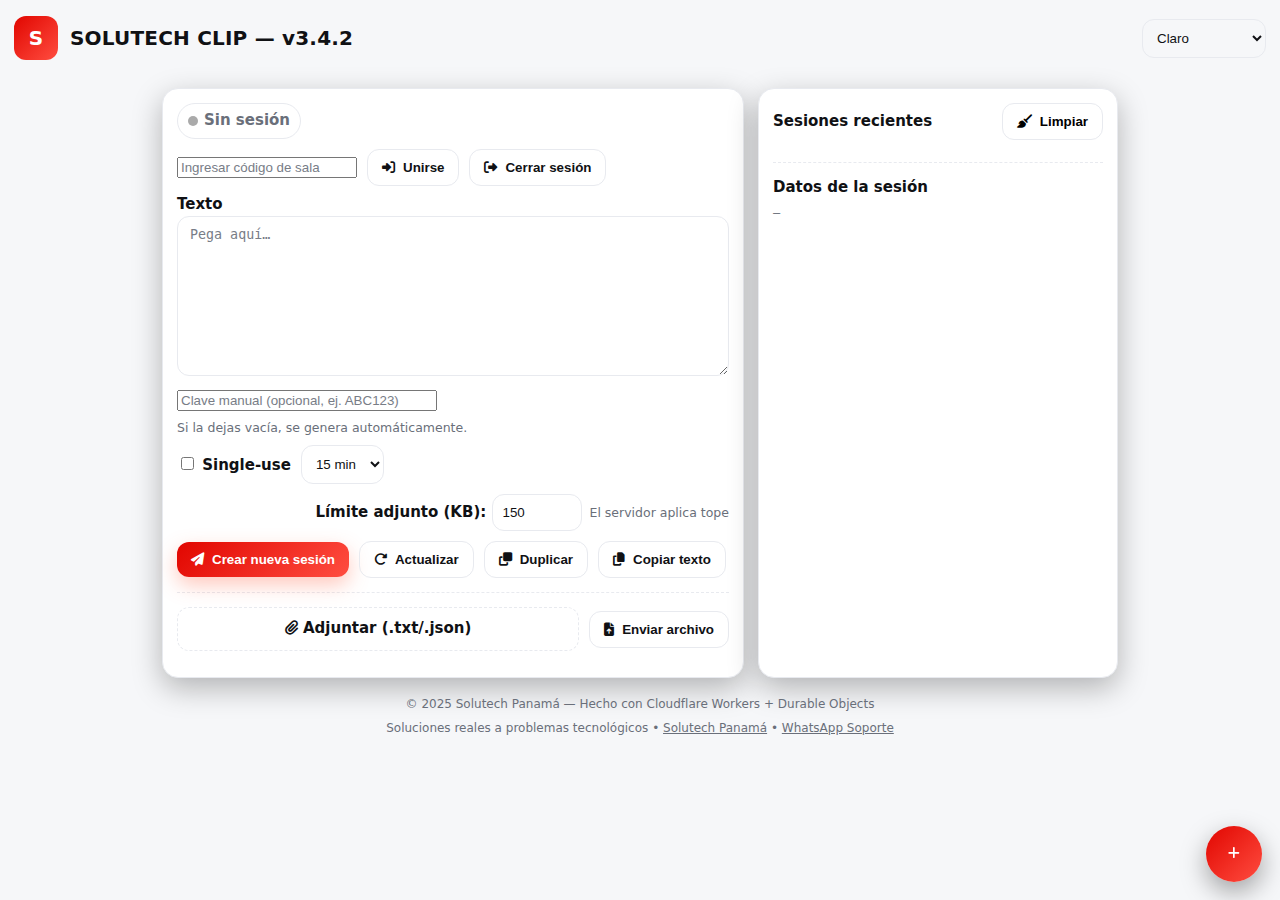
<file: test/estable/index.html>
<!doctype html>
<html lang="es">
<head>
<meta charset="utf-8"/>
<meta name="viewport" content="width=device-width,initial-scale=1"/>
<title>SOLUTECH CLIP — v3.4.2</title>
<link rel="stylesheet" href="https://cdnjs.cloudflare.com/ajax/libs/font-awesome/6.5.0/css/all.min.css">
<link rel="stylesheet" href="styles.css">
<link rel="icon" href="favicon.ico">
</head>
<body>
<div class="header">
  <div class="brand">
    <div class="logo">S</div>
    <h1>SOLUTECH CLIP — v3.4.2</h1>
  </div>
  <div class="controls">
    <select id="themeSel" title="Tema">
      <option value="system">Sistema</option>
      <option value="light" selected>Claro</option>
      <option value="dark">Oscuro</option>
      <option value="blue">Solutech Azul</option>
    </select>
  </div>
</div>

<div class="container">
  <div class="grid">
    <div class="card">
      <div class="row" style="justify-content:space-between;margin-bottom:8px">
        <span class="status"><span id="dot" class="dot" style="background:#aaa"></span><span id="stxt">Sin sesión</span></span>
        <div class="row">
          <input id="joinCode" placeholder="Ingresar código de sala" style="width:180px" maxlength="6">
          <button id="btnJoinFromMain" class="btn btn-ghost"><i class="fa-solid fa-right-to-bracket"></i> Unirse</button>
          <button id="btnLogout" class="btn btn-ghost" disabled><i class="fa-solid fa-right-from-bracket"></i> Cerrar sesión</button>
        </div>
      </div>

      <label>Texto</label>
      <textarea id="txt" placeholder="Pega aquí…"></textarea>

      <div class="row" style="gap:8px; flex-wrap:wrap; margin:8px 0">
        <input id="customKey" placeholder="Clave manual (opcional, ej. ABC123)" style="width:260px" maxlength="6">
        <small class="help">Si la dejas vacía, se genera automáticamente.</small>
      </div>

      <div class="row" style="margin-top:8px">
        <label><input type="checkbox" id="singleUse"> Single-use</label>
        <select id="ttl" title="Expiración">
          <option value="300">5 min</option>
          <option value="900" selected>15 min</option>
          <option value="1800">30 min</option>
          <option value="3600">1 hora</option>
        </select>
        <div class="row" style="margin-left:auto;gap:8px">
          <label>Límite adjunto (KB): <input id="fileLimit" type="number" min="10" max="200" value="150" style="width:90px"></label>
          <small class="help">El servidor aplica tope</small>
        </div>
      </div>

      <div class="row" style="margin-top:10px">
        <button id="btnCreate" class="btn btn-red"><i class="fa-solid fa-paper-plane"></i> Crear nueva sesión</button>
        <button id="btnUpdate" class="btn btn-ghost" disabled><i class="fa-solid fa-rotate-right"></i> Actualizar</button>
        <button id="btnDuplicate" class="btn btn-ghost" disabled><i class="fa-solid fa-clone"></i> Duplicar</button>
        <button id="btnCopy" class="btn btn-ghost"><i class="fa-solid fa-copy"></i> Copiar texto</button>
      </div>

      <hr class="sep">

      <div class="row">
        <div class="filebox" style="flex:1">
          <input type="file" id="fileInput" accept=".txt,.json">
          <label for="fileInput"><i class="fa-solid fa-paperclip"></i> Adjuntar (.txt/.json)</label>
        </div>
        <button id="btnSendFile" class="btn btn-ghost"><i class="fa-solid fa-file-arrow-up"></i> Enviar archivo</button>
      </div>

      <div id="result" style="margin-top:12px"></div>
    </div>

    <div class="card">
      <div style="display:flex;justify-content:space-between;align-items:center">
        <strong>Sesiones recientes</strong>
        <button id="btnClearHist" class="btn btn-chip"><i class="fa-solid fa-broom"></i> Limpiar</button>
      </div>
      <div id="history" class="history" style="margin-top:8px"></div>
      <hr class="sep">
      <div><strong>Datos de la sesión</strong></div>
      <div id="sessionInfo" style="font-family:ui-monospace,Menlo,Consolas,monospace;color:var(--muted);font-size:12px;margin-top:6px">—</div>
    </div>
  </div>

  <div class="footer">
    <div style="margin:6px 0">© 2025 Solutech Panamá — Hecho con Cloudflare Workers + Durable Objects</div>
    <div>Soluciones reales a problemas tecnológicos • <a href="https://www.solutechpanama.com" target="_blank">Solutech Panamá</a> • <a href="https://wa.me/50768886778" target="_blank">WhatsApp Soporte</a></div>
  </div>
</div>

<div class="toast-wrap" id="toasts"></div>
<button class="fab" id="fabCreate" title="Crear sesión"><i class="fa-solid fa-plus"></i></button>

<script>
const root = document.documentElement;
const themeSel = document.getElementById('themeSel');
function applyTheme(val){
  root.className='';
  if(val==='light') root.classList.add('light');
  else if(val==='blue') root.classList.add('blue');
}
themeSel.addEventListener('change', ()=> applyTheme(themeSel.value));

const toasts=document.getElementById('toasts');
function showToast(msg, kind='info', timeout=2200){
  const d=document.createElement('div');
  d.className='toast ' + (kind==='success'?'success':kind==='error'?'error':'');
  d.innerHTML=`<i class="fa-solid ${kind==='success'?'fa-circle-check':kind==='error'?'fa-triangle-exclamation':'fa-circle-info'}"></i> ${msg}`;
  toasts.appendChild(d); setTimeout(()=>d.remove(), timeout);
}

const dot=document.getElementById("dot"), stxt=document.getElementById("stxt"), result=document.getElementById("result"), sessionInfo=document.getElementById("sessionInfo"), historyBox=document.getElementById("history");
let ws=null, currentKey=null, expiresAt=0, singleUse=false, lastJoinUrl=null;

function loadHistory(){const list=JSON.parse(localStorage.getItem("clip_history")||"[]");historyBox.innerHTML="";list.slice(0,8).forEach(it=>{const chip=document.createElement("div");chip.className="chip";chip.textContent=`${it.key} · ${new Date(it.when).toLocaleString()}`;chip.onclick=()=>window.open(it.joinUrl,"_blank");historyBox.appendChild(chip);});}
function saveHistory(key,joinUrl){const list=JSON.parse(localStorage.getItem("clip_history")||"[]");list.unshift({key,joinUrl,when:Date.now()});localStorage.setItem("clip_history",JSON.stringify(list.slice(0,12)));loadHistory();}
document.getElementById('btnClearHist').onclick=()=>{localStorage.removeItem('clip_history');loadHistory();showToast('Historial borrado','success');};
function setStatus(ok){dot.style.background=ok?"#12b886":"#aaa";stxt.textContent=ok?`Conectado — ${currentKey}`:"Sin sesión";document.getElementById("btnUpdate").disabled=!ok;document.getElementById("btnDuplicate").disabled=!ok;document.getElementById("btnLogout").disabled=!ok;}

function qrFor(joinUrl){return `https://api.qrserver.com/v1/create-qr-code/?size=240x240&ecc=H&format=svg&margin=2&data=${encodeURIComponent(joinUrl)}`;}
function renderQR(joinUrl){
  const wrap=document.createElement('div'); wrap.className='qr-wrap';
  const img=document.createElement('img'); img.src = qrFor(joinUrl); wrap.appendChild(img);
  const badge=document.createElement('div'); badge.className='qr-badge'; badge.textContent = 'S';
  wrap.appendChild(badge); // esquina -> no tapa el centro del QR
  return wrap;
}

function wsUrlFor(key){const proto=location.protocol==="https:"?"wss":"ws";return `${proto}://${location.host}/ws?key=${encodeURIComponent(key)}`;}
function b64(buf){return btoa(String.fromCharCode(...new Uint8Array(buf)));}
function b64toU8(b){return Uint8Array.from(atob(b),c=>c.charCodeAt(0));}
async function deriveKeyFromRoom(roomKey){const enc=new TextEncoder();return crypto.subtle.importKey("raw",enc.encode(roomKey),"PBKDF2",false,["deriveKey"]);}
async function encryptWithRoomKey(roomKey,plain){
  const enc=new TextEncoder();
  const keyMat=await deriveKeyFromRoom(roomKey);
  const salt=crypto.getRandomValues(new Uint8Array(16));
  const key=await crypto.subtle.deriveKey({name:"PBKDF2",salt,iterations:100000,hash:"SHA-256"},keyMat,{name:"AES-GCM",length:256},false,["encrypt"]);
  const iv=crypto.getRandomValues(new Uint8Array(12));
  const ct=await crypto.subtle.encrypt({name:"AES-GCM",iv},key,enc.encode(plain));
  return {cipher:b64(ct),iv:b64(iv),salt:b64(salt),alg:"AES-GCM/PBKDF2"};
}
async function decryptWithRoomKey(roomKey,payload){
  const keyMat=await deriveKeyFromRoom(roomKey);
  const key=await crypto.subtle.deriveKey({name:"PBKDF2",salt:b64toU8(payload.salt),iterations:100000,hash:"SHA-256"},keyMat,{name:"AES-GCM",length:256},false,["decrypt"]);
  const pt=await crypto.subtle.decrypt({name:"AES-GCM",iv:b64toU8(payload.iv)},key,b64toU8(payload.cipher));
  return new TextDecoder().decode(pt);
}

function connectWS(key,onOpenSend){
  if(ws) try{ ws.close(); }catch{}
  ws=new WebSocket(wsUrlFor(key));
  ws.onopen=()=>{ setStatus(true); if(onOpenSend) onOpenSend(); showToast('Conectado','success'); };
  ws.onclose=()=>{ setStatus(false); showToast('Desconectado'); };
  ws.onmessage=async (ev)=>{
    const msg=JSON.parse(ev.data);
    if(msg.type==="session-destroyed"){ showToast('Sesión eliminada (single-use)','info'); setStatus(false); currentKey=null; return; }
    if(msg.type==="error"){ showToast('Error: '+msg.error,'error'); return; }
    if(msg.type==="joined"){ sessionInfo.textContent=`exp=${new Date(msg.expiresAt).toLocaleString()} • singleUse=${msg.singleUse}`; }
    if(msg.type==="new-e2e"){
      try{
        const plain=await decryptWithRoomKey(currentKey,msg.payload.data);
        const envelope=JSON.parse(plain);
        if(envelope.kind==="text"){
          document.getElementById("txt").value=envelope.text||"";
          showToast('Texto recibido','success');
        }else if(envelope.kind==="file"){
          const a=document.createElement("a");
          a.href=`data:${envelope.mime};base64,${envelope.dataBase64}`;
          a.download=envelope.name||"archivo";
          a.textContent=`Descargar adjunto: ${envelope.name} (${envelope.mime})`;
          a.style.display="inline-block"; a.style.marginTop="6px";
          result.prepend(a);
          showToast('Archivo recibido','success');
        }
      }catch{
        document.getElementById("txt").value="(No se pudo descifrar el contenido con esta clave)";
        showToast('No se pudo descifrar','error');
      }
    }
  };
}

async function createSession(){
  const text=document.getElementById("txt").value.trim();
  if(!text){ showToast('Pega el texto primero','error'); return; }
  singleUse=document.getElementById("singleUse").checked;
  const ttl=parseInt(document.getElementById("ttl").value,10);
  const ck=(document.getElementById("customKey").value||"").toUpperCase().trim();
  const customKey=/^[A-Z0-9]{6}$/.test(ck)?ck:undefined;

  const r=await fetch("/api/create",{method:"POST",headers:{"content-type":"application/json"},body:JSON.stringify({singleUse,ttlSeconds:ttl,customKey})});
  if(r.status===409){ showToast('Esa clave ya está en uso','error'); return; }
  const data=await r.json();
  if(!data.ok){ showToast('No se pudo crear la sesión','error'); return; }
  currentKey=data.key; expiresAt=data.expiresAt; lastJoinUrl=data.joinUrl;

  result.innerHTML=""; result.appendChild(renderQR(lastJoinUrl));
  const tool=document.createElement('div'); tool.className='row'; tool.style.gap='6px'; tool.style.flexWrap='wrap';
  tool.innerHTML=`<a href="${lastJoinUrl}" target="_blank">${lastJoinUrl}</a>
    <button id="copyurl" class="btn btn-chip"><i class="fa-solid fa-link"></i> Copiar URL</button>
    <button id="copykey" class="btn btn-chip"><i class="fa-solid fa-key"></i> Copiar clave</button>
    <button id="openjoin" class="btn btn-chip"><i class="fa-solid fa-up-right-from-square"></i> Abrir join</button>
    <a class="btn btn-chip" target="_blank" href="https://wa.me/?text=${encodeURIComponent(lastJoinUrl)}"><i class="fa-brands fa-whatsapp"></i> WhatsApp</a>
    <small class="help">Expira: ${new Date(expiresAt).toLocaleString()}</small>`;
  result.appendChild(tool);
  document.getElementById("copyurl").onclick=()=>{ navigator.clipboard.writeText(lastJoinUrl); showToast('URL copiada','success'); };
  document.getElementById("copykey").onclick=()=>{ navigator.clipboard.writeText(currentKey); showToast('Clave copiada','success'); };
  document.getElementById("openjoin").onclick=()=>window.open(lastJoinUrl,"_blank");
  saveHistory(currentKey,lastJoinUrl);
  connectWS(currentKey, async ()=>{
    const envelope=JSON.stringify({kind:"text",text});
    const encrypted=await encryptWithRoomKey(currentKey,envelope);
    const file_limit_kb=Number(document.getElementById("fileLimit").value||150);
    ws.send(JSON.stringify({type:"send-e2e",payload:{kind:"text",data:encrypted},file_limit_kb}));
    showToast('Enviado','success');
  });
}

function updateSend(){
  if(!ws||ws.readyState!==1){ showToast('No hay sesión activa','error'); return; }
  const text=document.getElementById("txt").value.trim();
  if(!text){ showToast('Nada que enviar','error'); return; }
  (async ()=>{
    const envelope=JSON.stringify({kind:"text",text});
    const encrypted=await encryptWithRoomKey(currentKey,envelope);
    const file_limit_kb=Number(document.getElementById("fileLimit").value||150);
    ws.send(JSON.stringify({type:"send-e2e",payload:{kind:"text",data:encrypted},file_limit_kb}));
    showToast('Actualizado','success');
  })();
}

function duplicateSession(){ if(!currentKey){ showToast('No hay sesión para duplicar','error'); return; } createSession(); }
function logout(){ try{ws&&ws.close();}catch{}; ws=null; currentKey=null; lastJoinUrl=null; setStatus(false); sessionInfo.textContent="—"; showToast('Cerraste la sesión'); }
async function joinFromMain(){ const code=(document.getElementById("joinCode").value||"").trim().toUpperCase(); if(!code){ showToast('Ingresa un código','error'); return; } currentKey=code; connectWS(code); }

document.getElementById("btnSendFile").onclick=async ()=>{
  if(!ws||ws.readyState!==1){ showToast('No hay sesión activa','error'); return; }
  const fi=document.getElementById("fileInput");
  if(!fi.files||!fi.files.length){ showToast('Selecciona un archivo','error'); return; }
  const f=fi.files[0];
  const limitKB=Number(document.getElementById("fileLimit").value||150);
  if(f.size>limitKB*1024){ showToast('Archivo excede el límite','error'); return; }
  const arr=new Uint8Array(await f.arrayBuffer());
  const b64=btoa(String.fromCharCode(...arr));
  const envelope=JSON.stringify({kind:"file",name:f.name,mime:(f.type||"text/plain"),dataBase64:b64});
  const encrypted=await encryptWithRoomKey(currentKey,envelope);
  ws.send(JSON.stringify({type:"send-e2e",payload:{kind:"file",data:encrypted},file_limit_kb:limitKB}));
  showToast('Archivo enviado','success');
};

document.getElementById("btnCreate").onclick=createSession;
document.getElementById("btnUpdate").onclick=updateSend;
document.getElementById("btnDuplicate").onclick=duplicateSession;
document.getElementById("btnCopy").onclick=()=>{ navigator.clipboard.writeText(document.getElementById("txt").value); showToast('Texto copiado','success'); };
document.getElementById("btnLogout").onclick=logout;
document.getElementById("btnJoinFromMain").onclick=joinFromMain;
document.getElementById("fabCreate").onclick=()=>{ if(!document.getElementById("txt").value.trim()){ showToast('Pega texto para crear','error'); return; } createSession(); };

const qp=new URLSearchParams(location.search);
if(qp.get("key")){ currentKey=qp.get("key").toUpperCase(); document.getElementById("joinCode").value=currentKey; connectWS(currentKey); }

loadHistory();
applyTheme(themeSel.value);
</script>
</body>
</html>
</file>
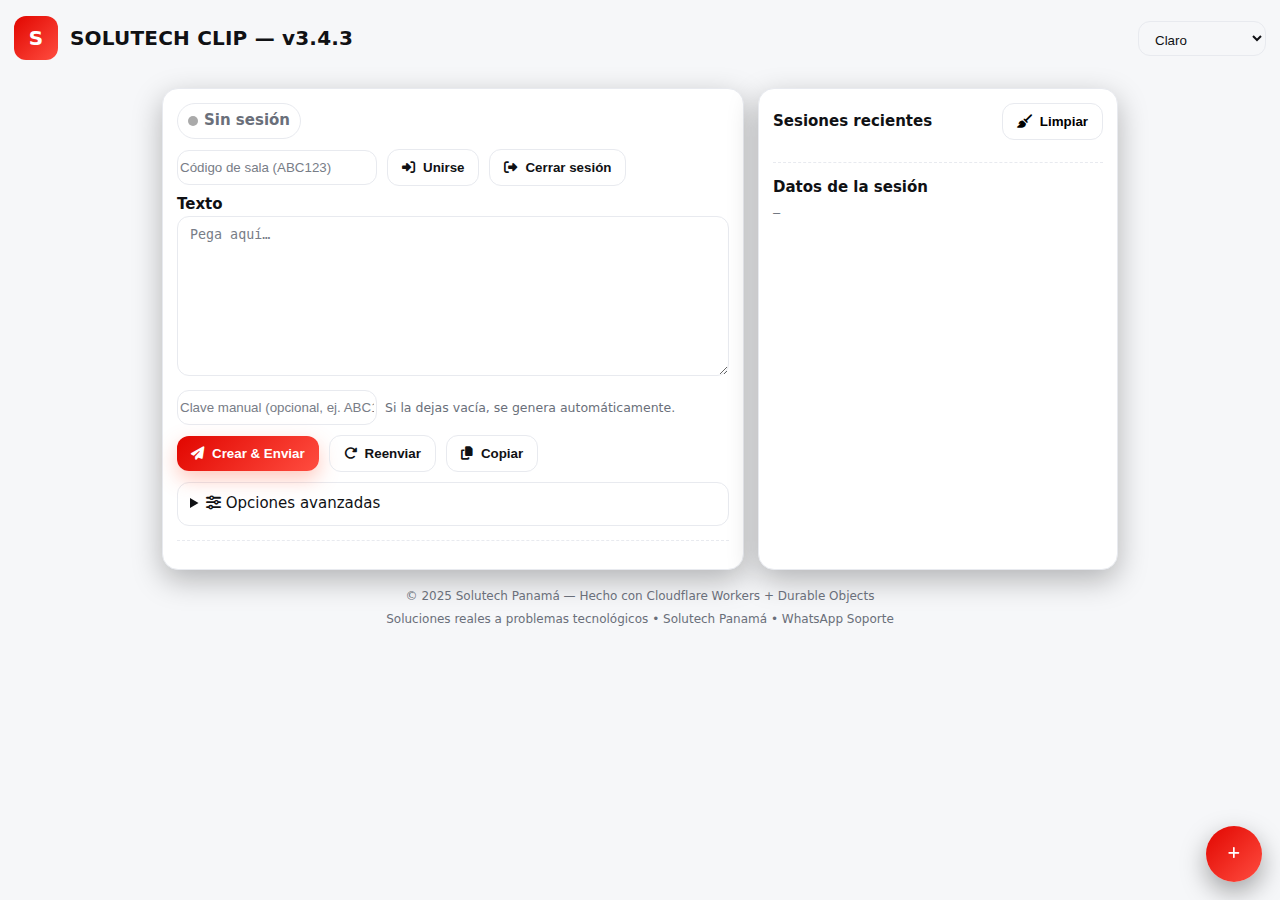
<file: test/Estable2/index.html>
<!doctype html>
<html lang="es">
<head>
<meta charset="utf-8"/>
<meta name="viewport" content="width=device-width,initial-scale=1"/>
<title>SOLUTECH CLIP — v3.4.3</title>
<link rel="stylesheet" href="https://cdnjs.cloudflare.com/ajax/libs/font-awesome/6.5.0/css/all.min.css">
<link rel="stylesheet" href="styles.css">
<link rel="icon" href="favicon.ico">
</head>
<body>
<!-- ───── HEADER ───── -->
<div class="header">
  <div class="brand">
    <div class="logo">S</div>
    <h1>SOLUTECH CLIP — v3.4.3</h1>
  </div>
  <div class="controls">
    <select id="themeSel" title="Tema" class="input-pill">
      <option value="system">Sistema</option>
      <option value="light" selected>Claro</option>
      <option value="dark">Oscuro</option>
      <option value="blue">Solutech Azul</option>
    </select>
  </div>
</div>

<div class="container">
  <div class="grid">
    <!-- ───── PANEL PRINCIPAL ───── -->
    <div class="card" id="card-main">
      <div class="row" style="justify-content:space-between;margin-bottom:8px">
        <span class="status"><span id="dot" class="dot" style="background:#aaa"></span><span id="stxt">Sin sesión</span></span>
        <div class="row">
          <input id="joinCode" class="input-pill field" placeholder="Código de sala (ABC123)" maxlength="6">
          <button id="btnJoinFromMain" class="btn btn-ghost"><i class="fa-solid fa-right-to-bracket"></i> Unirse</button>
          <button id="btnLogout" class="btn btn-ghost" disabled><i class="fa-solid fa-right-from-bracket"></i> Cerrar sesión</button>
        </div>
      </div>

      <label>Texto</label>
      <textarea id="txt" placeholder="Pega aquí…"></textarea>

      <div class="row" style="gap:8px; flex-wrap:wrap; margin:8px 0">
        <input id="customKey" class="input-pill field" placeholder="Clave manual (opcional, ej. ABC123)" maxlength="6">
        <small class="help">Si la dejas vacía, se genera automáticamente.</small>
      </div>

      <div class="row" style="margin-top:10px">
        <button id="btnCreate" class="btn btn-red"><i class="fa-solid fa-paper-plane"></i> Crear & Enviar</button>
        <button id="btnUpdate" class="btn btn-ghost" disabled><i class="fa-solid fa-rotate-right"></i> Reenviar</button>
        <button id="btnCopy" class="btn btn-ghost"><i class="fa-solid fa-copy"></i> Copiar</button>
      </div>

      <!-- ───── OPCIONES AVANZADAS (colapsadas) ───── -->
      <details class="disclosure" style="margin-top:10px">
        <summary><i class="fa-solid fa-sliders"></i> Opciones avanzadas</summary>
        <div class="content">
          <div class="row" style="margin-bottom:8px">
            <label><input type="checkbox" id="singleUse" checked> Single-use (se destruye al leer)</label>
            <label>Expira
              <select id="ttl" class="input-pill">
                <option value="300">5 min</option>
                <option value="900" selected>15 min</option>
                <option value="1800">30 min</option>
                <option value="3600">1 hora</option>
              </select>
            </label>
          </div>
          <hr class="sep">
          <div class="row">
            <div class="filebox" style="flex:1">
              <input type="file" id="fileInput" accept=".txt,.json">
              <label for="fileInput"><i class="fa-solid fa-paperclip"></i> Adjuntar (.txt/.json)</label>
            </div>
            <label>Límite adjunto (KB):
              <input id="fileLimit" class="input-pill" type="number" min="10" max="200" value="150" style="width:90px">
            </label>
            <button id="btnSendFile" class="btn btn-ghost"><i class="fa-solid fa-file-arrow-up"></i> Enviar archivo</button>
          </div>
        </div>
      </details>

      <hr class="sep">
      <div id="result" style="margin-top:6px"></div>
    </div>

    <!-- ───── PANEL LATERAL ───── -->
    <div class="card">
      <div style="display:flex;justify-content:space-between;align-items:center">
        <strong>Sesiones recientes</strong>
        <button id="btnClearHist" class="btn btn-chip"><i class="fa-solid fa-broom"></i> Limpiar</button>
      </div>
      <div id="history" class="history" style="margin-top:8px"></div>
      <hr class="sep">
      <div><strong>Datos de la sesión</strong></div>
      <div id="sessionInfo" style="font-family:ui-monospace,Menlo,Consolas,monospace;color:var(--muted);font-size:12px;margin-top:6px">—</div>
    </div>
  </div>

  <div class="footer">
    <div style="margin:6px 0">© 2025 Solutech Panamá — Hecho con Cloudflare Workers + Durable Objects</div>
    <div>Soluciones reales a problemas tecnológicos • <a href="https://www.solutechpanama.com" target="_blank">Solutech Panamá</a> • <a href="https://wa.me/50768886778" target="_blank">WhatsApp Soporte</a></div>
  </div>
</div>

<div class="toast-wrap" id="toasts"></div>
<button class="fab" id="fabCreate" title="Crear sesión"><i class="fa-solid fa-plus"></i></button>

<script>
/* ===== Tema ===== */
const root=document.documentElement, themeSel=document.getElementById('themeSel');
function applyTheme(v){ root.className=''; if(v==='light') root.classList.add('light'); else if(v==='blue') root.classList.add('blue'); }
themeSel.addEventListener('change',()=>applyTheme(themeSel.value));

/* ===== Toast ===== */
const toasts=document.getElementById('toasts');
function showToast(msg,kind='info',timeout=2200){
  const d=document.createElement('div');
  d.className='toast '+(kind==='success'?'success':kind==='error'?'error':'');
  d.innerHTML=`<i class="fa-solid ${kind==='success'?'fa-circle-check':kind==='error'?'fa-triangle-exclamation':'fa-circle-info'}"></i> ${msg}`;
  toasts.appendChild(d); setTimeout(()=>d.remove(),timeout);
}

/* ===== Estado / Historial ===== */
const dot=document.getElementById("dot"), stxt=document.getElementById("stxt"), result=document.getElementById("result"), sessionInfo=document.getElementById("sessionInfo"), historyBox=document.getElementById("history");
let ws=null, currentKey=null, expiresAt=0, lastJoinUrl=null;

function setStatus(ok){dot.style.background=ok?"#12b886":"#aaa";stxt.textContent=ok?`Conectado — ${currentKey}`:"Sin sesión";document.getElementById("btnLogout").disabled=!ok;document.getElementById("btnUpdate").disabled=!ok;}

function loadHistory(){const list=JSON.parse(localStorage.getItem("clip_history")||"[]");historyBox.innerHTML="";list.slice(0,8).forEach(it=>{const chip=document.createElement("div");chip.className="chip";chip.textContent=`${it.key} · ${new Date(it.when).toLocaleString()}`;chip.onclick=()=>window.open(it.joinUrl,"_blank");historyBox.appendChild(chip);});}
function saveHistory(key,joinUrl){const list=JSON.parse(localStorage.getItem("clip_history")||"[]");list.unshift({key,joinUrl,when:Date.now()});localStorage.setItem("clip_history",JSON.stringify(list.slice(0,12)));loadHistory();}
document.getElementById('btnClearHist').onclick=()=>{localStorage.removeItem('clip_history');loadHistory();showToast('Historial borrado','success');};

/* ===== QR simple (sin overlay) ===== */
function qrFor(joinUrl){return `https://api.qrserver.com/v1/create-qr-code/?size=240x240&ecc=H&format=svg&margin=2&data=${encodeURIComponent(joinUrl)}`;}
function renderQR(joinUrl){
  const wrap=document.createElement('div'); wrap.className='qr-wrap';
  const img=document.createElement('img'); img.alt='QR'; img.loading='lazy'; img.referrerPolicy='no-referrer'; img.src = qrFor(joinUrl);
  wrap.appendChild(img);
  return wrap;
}

/* ===== WS & E2E ===== */
function wsUrlFor(key){const proto=location.protocol==="https:"?"wss":"ws";return `${proto}://${location.host}/ws?key=${encodeURIComponent(key)}`;}
function b64(buf){return btoa(String.fromCharCode(...new Uint8Array(buf)));} 
function b64toU8(b){return Uint8Array.from(atob(b),c=>c.charCodeAt(0));}
async function deriveKeyFromRoom(roomKey){const enc=new TextEncoder();return crypto.subtle.importKey("raw",enc.encode(roomKey),"PBKDF2",false,["deriveKey"]);}

async function encryptWithRoomKey(roomKey,plain){
  const enc=new TextEncoder();
  const keyMat=await deriveKeyFromRoom(roomKey);
  const salt=crypto.getRandomValues(new Uint8Array(16));
  const key=await crypto.subtle.deriveKey({name:"PBKDF2",salt,iterations:100000,hash:"SHA-256"},keyMat,{name:"AES-GCM",length:256},false,["encrypt"]);
  const iv=crypto.getRandomValues(new Uint8Array(12));
  const ct=await crypto.subtle.encrypt({name:"AES-GCM",iv},key,enc.encode(plain));
  return {cipher:b64(ct),iv:b64(iv),salt:b64(salt),alg:"AES-GCM/PBKDF2"};
}
async function decryptWithRoomKey(roomKey,payload){
  const keyMat=await deriveKeyFromRoom(roomKey);
  const key=await crypto.subtle.deriveKey({name:"PBKDF2",salt:b64toU8(payload.salt),iterations:100000,hash:"SHA-256"},keyMat,{name:"AES-GCM",length:256},false,["decrypt"]);
  const pt=await crypto.subtle.decrypt({name:"AES-GCM",iv:b64toU8(payload.iv)},key,b64toU8(payload.cipher));
  return new TextDecoder().decode(pt);
}

function connectWS(key,onOpenSend){
  if(ws) try{ ws.close(); }catch{}
  ws=new WebSocket(wsUrlFor(key));
  ws.onopen=()=>{ setStatus(true); onOpenSend&&onOpenSend(); showToast('Conectado','success'); };
  ws.onclose=()=>{ setStatus(false); showToast('Desconectado'); };
  ws.onmessage=async (ev)=>{
    const msg=JSON.parse(ev.data);
    if(msg.type==="session-destroyed"){ showToast('Sesión eliminada (single-use)'); setStatus(false); currentKey=null; return; }
    if(msg.type==="error"){ showToast('Error: '+msg.error,'error'); return; }
    if(msg.type==="joined"){ sessionInfo.textContent=`exp=${new Date(msg.expiresAt).toLocaleString()} • singleUse=${msg.singleUse}`; }
    if(msg.type==="new-e2e"){
      try{
        const plain=await decryptWithRoomKey(currentKey,msg.payload.data);
        const env=JSON.parse(plain);
        if(env.kind==="text"){ document.getElementById("txt").value=env.text||""; showToast('Texto recibido','success'); }
        if(env.kind==="file"){
          const a=document.createElement("a");
          a.href=`data:${env.mime};base64,${env.dataBase64}`;
          a.download=env.name||"archivo";
          a.textContent=`Descargar adjunto: ${env.name}`;
          a.style.display="inline-block"; a.style.marginTop="6px";
          result.prepend(a); showToast('Archivo recibido','success');
        }
      }catch{ document.getElementById("txt").value="(No se pudo descifrar el contenido con esta clave)"; showToast('No se pudo descifrar','error'); }
    }
  };
}

/* ===== Acciones ===== */
async function createSession(){
  const text=document.getElementById("txt").value.trim();
  if(!text){ showToast('Pega el texto primero','error'); return; }

  const singleUse=document.getElementById("singleUse").checked;
  const ttl=parseInt(document.getElementById("ttl").value,10);
  const ck=(document.getElementById("customKey").value||"").toUpperCase().trim();
  const customKey=/^[A-Z0-9]{6}$/.test(ck)?ck:undefined;

  const r=await fetch("/api/create",{method:"POST",headers:{"content-type":"application/json"},body:JSON.stringify({singleUse,ttlSeconds:ttl,customKey})});
  const data=await r.json();
  if(!data.ok){ showToast(data.error||'No se pudo crear la sesión','error'); return; }

  currentKey=data.key; expiresAt=data.expiresAt; lastJoinUrl=data.joinUrl;

  result.innerHTML="";
  result.appendChild(renderQR(lastJoinUrl));
  const tools=document.createElement('div'); tools.className='row'; tools.style.gap='6px'; tools.style.flexWrap='wrap';
  tools.innerHTML=`<a href="${lastJoinUrl}" target="_blank">${lastJoinUrl}</a>
    <button id="copyurl" class="btn btn-chip"><i class="fa-solid fa-link"></i> Copiar URL</button>
    <button id="copykey" class="btn btn-chip"><i class="fa-solid fa-key"></i> Copiar clave</button>
    <button id="openjoin" class="btn btn-chip"><i class="fa-solid fa-up-right-from-square"></i> Abrir join</button>
    <a class="btn btn-wa" target="_blank" href="https://wa.me/?text=${encodeURIComponent(lastJoinUrl)}"><i class="fa-brands fa-whatsapp"></i> WhatsApp</a>
    <small class="help">Expira: ${new Date(expiresAt).toLocaleString()}</small>`;
  result.appendChild(tools);
  document.getElementById("copyurl").onclick=()=>navigator.clipboard.writeText(lastJoinUrl).then(()=>showToast('URL copiada','success'));
  document.getElementById("copykey").onclick=()=>navigator.clipboard.writeText(currentKey).then(()=>showToast('Clave copiada','success'));
  document.getElementById("openjoin").onclick=()=>window.open(lastJoinUrl,"_blank");
  saveHistory(currentKey,lastJoinUrl);

  connectWS(currentKey, async ()=>{
    const envelope=JSON.stringify({kind:"text",text});
    const encrypted=await encryptWithRoomKey(currentKey,envelope);
    const file_limit_kb=Number(document.getElementById("fileLimit").value||150);
    ws.send(JSON.stringify({type:"send-e2e",payload:{kind:"text",data:encrypted},file_limit_kb}));
    showToast('Enviado','success');
  });
}

function updateSend(){
  if(!ws||ws.readyState!==1){ showToast('No hay sesión activa','error'); return; }
  const text=document.getElementById("txt").value.trim();
  if(!text){ showToast('Nada que enviar','error'); return; }
  (async ()=>{
    const env=JSON.stringify({kind:"text",text});
    const enc=await encryptWithRoomKey(currentKey,env);
    const file_limit_kb=Number(document.getElementById("fileLimit").value||150);
    ws.send(JSON.stringify({type:"send-e2e",payload:{kind:"text",data:enc},file_limit_kb}));
    showToast('Reenviado','success');
  })();
}

function sendFile(){
  if(!ws||ws.readyState!==1){ showToast('No hay sesión activa','error'); return; }
  const fi=document.getElementById("fileInput");
  if(!fi.files||!fi.files.length){ showToast('Selecciona un archivo','error'); return; }
  const f=fi.files[0];
  const limitKB=Number(document.getElementById("fileLimit").value||150);
  if(f.size>limitKB*1024){ showToast('Archivo excede el límite','error'); return; }
  (async ()=>{
    const arr=new Uint8Array(await f.arrayBuffer());
    const b64=btoa(String.fromCharCode(...arr));
    const env=JSON.stringify({kind:"file",name:f.name,mime:(f.type||"text/plain"),dataBase64:b64});
    const enc=await encryptWithRoomKey(currentKey,env);
    ws.send(JSON.stringify({type:"send-e2e",payload:{kind:"file",data:enc},file_limit_kb:limitKB}));
    showToast('Archivo enviado','success');
  })();
}

function logout(){ try{ws&&ws.close();}catch{}; ws=null; currentKey=null; lastJoinUrl=null; setStatus(false); sessionInfo.textContent="—"; showToast('Cerraste la sesión'); }
function joinFromMain(){ const code=(document.getElementById("joinCode").value||"").trim().toUpperCase(); if(!code){ showToast('Ingresa un código','error'); return; } currentKey=code; connectWS(code); }
document.getElementById("btnCreate").onclick=createSession;
document.getElementById("btnUpdate").onclick=updateSend;
document.getElementById("btnCopy").onclick=()=>navigator.clipboard.writeText(document.getElementById("txt").value).then(()=>showToast('Texto copiado','success'));
document.getElementById("btnLogout").onclick=logout;
document.getElementById("btnJoinFromMain").onclick=joinFromMain;
document.getElementById("btnSendFile").onclick=sendFile;
document.getElementById("fabCreate").onclick=()=>{ if(!document.getElementById("txt").value.trim()){ showToast('Pega texto para crear','error'); return; } createSession(); };

/* Auto-join desde ?key= */
const qp=new URLSearchParams(location.search);
if(qp.get("key")){ currentKey=qp.get("key").toUpperCase(); document.getElementById("joinCode").value=currentKey; connectWS(currentKey); }

/* Init */
loadHistory(); applyTheme(themeSel.value);
</script>
</body>
</html>
</file>
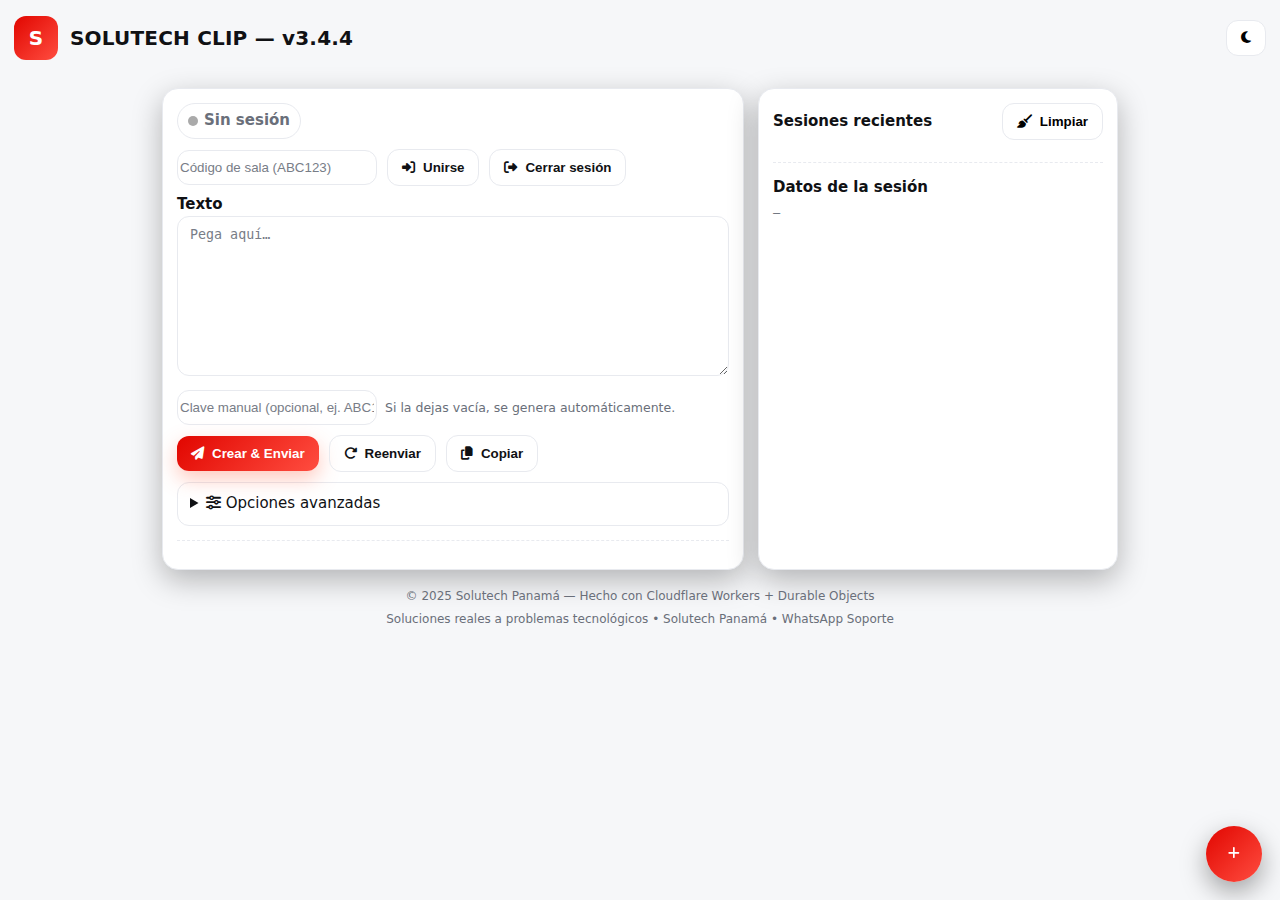
<file: test/Estable3/index.html>
<!doctype html>
<html lang="es">
<head>
<meta charset="utf-8"/>
<meta name="viewport" content="width=device-width,initial-scale=1"/>
<title>SOLUTECH CLIP — v3.4.4</title>
<link rel="stylesheet" href="https://cdnjs.cloudflare.com/ajax/libs/font-awesome/6.5.0/css/all.min.css">
<link rel="stylesheet" href="styles.css">
<link rel="icon" href="favicon.ico">
</head>
<body>
<!-- ╭──────────────────────────────── HEADER ────────────────────────────────╮ -->
<div class="header">
  <div class="brand">
    <div class="logo">S</div>
    <h1>SOLUTECH CLIP — v3.4.4</h1>
  </div>
  <div class="controls">
    <!-- Botón único para cambiar tema -->
    <button id="themeToggle" class="btn btn-chip" title="Cambiar tema">
      <i class="fa-solid fa-moon"></i>
    </button>
  </div>
</div>
<!-- ╰──────────────────────────────── HEADER ────────────────────────────────╯ -->

<div class="container">
  <div class="grid">
    <!-- ╭────────────────────────── PANEL PRINCIPAL ─────────────────────────╮ -->
    <div class="card" id="card-main">
      <div class="row" style="justify-content:space-between;margin-bottom:8px">
        <span class="status"><span id="dot" class="dot" style="background:#aaa"></span><span id="stxt">Sin sesión</span></span>
        <div class="row">
          <input id="joinCode" class="input-pill field" placeholder="Código de sala (ABC123)" maxlength="6">
          <button id="btnJoinFromMain" class="btn btn-ghost"><i class="fa-solid fa-right-to-bracket"></i> Unirse</button>
          <button id="btnLogout" class="btn btn-ghost" disabled><i class="fa-solid fa-right-from-bracket"></i> Cerrar sesión</button>
        </div>
      </div>

      <label>Texto</label>
      <textarea id="txt" placeholder="Pega aquí…"></textarea>

      <div class="row" style="gap:8px; flex-wrap:wrap; margin:8px 0">
        <input id="customKey" class="input-pill field" placeholder="Clave manual (opcional, ej. ABC123)" maxlength="6">
        <small class="help">Si la dejas vacía, se genera automáticamente.</small>
      </div>

      <div class="row" style="margin-top:10px">
        <button id="btnCreate" class="btn btn-red"><i class="fa-solid fa-paper-plane"></i> Crear & Enviar</button>
        <button id="btnUpdate" class="btn btn-ghost" disabled><i class="fa-solid fa-rotate-right"></i> Reenviar</button>
        <button id="btnCopy" class="btn btn-ghost"><i class="fa-solid fa-copy"></i> Copiar</button>
      </div>

      <!-- Opciones avanzadas -->
      <details class="disclosure" style="margin-top:10px">
        <summary><i class="fa-solid fa-sliders"></i> Opciones avanzadas</summary>
        <div class="content">
          <div class="row" style="margin-bottom:8px">
            <label><input type="checkbox" id="singleUse" checked> Single-use (se destruye al leer)</label>
            <label>Expira
              <select id="ttl" class="input-pill">
                <option value="300">5 min</option>
                <option value="900" selected>15 min</option>
                <option value="1800">30 min</option>
                <option value="3600">1 hora</option>
              </select>
            </label>
          </div>
          <hr class="sep">
          <div class="row">
            <div class="filebox" style="flex:1">
              <input type="file" id="fileInput" accept=".txt,.json">
              <label for="fileInput"><i class="fa-solid fa-paperclip"></i> Adjuntar (.txt/.json)</label>
            </div>
            <label>Límite adjunto (KB):
              <input id="fileLimit" class="input-pill" type="number" min="10" max="200" value="150" style="width:90px">
            </label>
            <button id="btnSendFile" class="btn btn-ghost"><i class="fa-solid fa-file-arrow-up"></i> Enviar archivo</button>
          </div>
        </div>
      </details>

      <hr class="sep">
      <div id="result" style="margin-top:6px"></div>
    </div>
    <!-- ╰────────────────────────── PANEL PRINCIPAL ─────────────────────────╯ -->

    <!-- ╭────────────────────────── PANEL LATERAL ───────────────────────────╮ -->
    <div class="card">
      <div style="display:flex;justify-content:space-between;align-items:center">
        <strong>Sesiones recientes</strong>
        <button id="btnClearHist" class="btn btn-chip"><i class="fa-solid fa-broom"></i> Limpiar</button>
      </div>
      <div id="history" class="history" style="margin-top:8px"></div>
      <hr class="sep">
      <div><strong>Datos de la sesión</strong></div>
      <div id="sessionInfo" style="font-family:ui-monospace,Menlo,Consolas,monospace;color:var(--muted);font-size:12px;margin-top:6px">—</div>
    </div>
    <!-- ╰────────────────────────── PANEL LATERAL ───────────────────────────╯ -->
  </div>

  <div class="footer">
    <div style="margin:6px 0">© 2025 Solutech Panamá — Hecho con Cloudflare Workers + Durable Objects</div>
    <div>Soluciones reales a problemas tecnológicos • <a href="https://www.solutechpanama.com" target="_blank">Solutech Panamá</a> • <a href="https://wa.me/50768886778" target="_blank">WhatsApp Soporte</a></div>
  </div>
</div>

<div class="toast-wrap" id="toasts"></div>
<button class="fab" id="fabCreate" title="Crear sesión"><i class="fa-solid fa-plus"></i></button>

<script>
/* ========= Tema claro/oscuro (botón simple, persistente) ========= */
const root=document.documentElement;
const themeBtn=document.getElementById('themeToggle');
function applyTheme(mode){
  // 'light' | 'dark'
  root.className='';
  if(mode==='light') root.classList.add('light');
  localStorage.setItem('clip_theme_index',''+mode);
  themeBtn.innerHTML = mode==='light'
    ? '<i class="fa-solid fa-moon"></i>'  // estás en claro → muestra luna (sugiere oscuro)
    : '<i class="fa-solid fa-sun"></i>';  // estás en oscuro → muestra sol (sugiere claro)
  themeBtn.title = mode==='light' ? 'Cambiar a oscuro' : 'Cambiar a claro';
}
(function initTheme(){
  const saved=localStorage.getItem('clip_theme_index');
  applyTheme(saved||'light');
})();
themeBtn.addEventListener('click',()=>{
  const cur=localStorage.getItem('clip_theme_index')||'light';
  applyTheme(cur==='light'?'dark':'light');
});

/* ========= Toast ========= */
const toasts=document.getElementById('toasts');
function showToast(msg,kind='info',timeout=2200){
  const d=document.createElement('div');
  d.className='toast '+(kind==='success'?'success':kind==='error'?'error':'');
  d.innerHTML=`<i class="fa-solid ${kind==='success'?'fa-circle-check':kind==='error'?'fa-triangle-exclamation':'fa-circle-info'}"></i> ${msg}`;
  toasts.appendChild(d); setTimeout(()=>d.remove(),timeout);
}

/* ========= Estado / Historial ========= */
const dot=document.getElementById("dot"), stxt=document.getElementById("stxt"), result=document.getElementById("result"), sessionInfo=document.getElementById("sessionInfo"), historyBox=document.getElementById("history");
let ws=null, currentKey=null, expiresAt=0, lastJoinUrl=null;

function setStatus(ok){dot.style.background=ok?"#12b886":"#aaa";stxt.textContent=ok?`Conectado — ${currentKey}`:"Sin sesión";document.getElementById("btnLogout").disabled=!ok;document.getElementById("btnUpdate").disabled=!ok;}

function loadHistory(){const list=JSON.parse(localStorage.getItem("clip_history")||"[]");historyBox.innerHTML="";list.slice(0,8).forEach(it=>{const chip=document.createElement("div");chip.className="chip";chip.textContent=`${it.key} · ${new Date(it.when).toLocaleString()}`;chip.onclick=()=>window.open(it.joinUrl,"_blank");historyBox.appendChild(chip);});}
function saveHistory(key,joinUrl){const list=JSON.parse(localStorage.getItem("clip_history")||"[]");list.unshift({key,joinUrl,when:Date.now()});localStorage.setItem("clip_history",JSON.stringify(list.slice(0,12)));loadHistory();}
document.getElementById('btnClearHist').onclick=()=>{localStorage.removeItem('clip_history');loadHistory();showToast('Historial borrado','success');};

/* ========= QR (simple, sin overlay) ========= */
function qrFor(joinUrl){return `https://api.qrserver.com/v1/create-qr-code/?size=240x240&ecc=H&format=svg&margin=2&data=${encodeURIComponent(joinUrl)}`;}
function renderQR(joinUrl){
  const wrap=document.createElement('div'); wrap.className='qr-wrap';
  const img=document.createElement('img'); img.alt='QR'; img.loading='lazy'; img.referrerPolicy='no-referrer'; img.src = qrFor(joinUrl);
  wrap.appendChild(img);
  return wrap;
}

/* ========= WS & E2E ========= */
function wsUrlFor(key){const proto=location.protocol==="https:"?"wss":"ws";return `${proto}://${location.host}/ws?key=${encodeURIComponent(key)}`;}
function b64(buf){return btoa(String.fromCharCode(...new Uint8Array(buf)));} 
function b64toU8(b){return Uint8Array.from(atob(b),c=>c.charCodeAt(0));}
async function deriveKeyFromRoom(roomKey){const enc=new TextEncoder();return crypto.subtle.importKey("raw",enc.encode(roomKey),"PBKDF2",false,["deriveKey"]);}
async function encryptWithRoomKey(roomKey,plain){
  const enc=new TextEncoder();
  const keyMat=await deriveKeyFromRoom(roomKey);
  const salt=crypto.getRandomValues(new Uint8Array(16));
  const key=await crypto.subtle.deriveKey({name:"PBKDF2",salt,iterations:100000,hash:"SHA-256"},keyMat,{name:"AES-GCM",length:256},false,["encrypt"]);
  const iv=crypto.getRandomValues(new Uint8Array(12));
  const ct=await crypto.subtle.encrypt({name:"AES-GCM",iv},key,enc.encode(plain));
  return {cipher:b64(ct),iv:b64(iv),salt:b64(salt),alg:"AES-GCM/PBKDF2"};
}
async function decryptWithRoomKey(roomKey,payload){
  const keyMat=await deriveKeyFromRoom(roomKey);
  const key=await crypto.subtle.deriveKey({name:"PBKDF2",salt:b64toU8(payload.salt),iterations:100000,hash:"SHA-256"},keyMat,{name:"AES-GCM",length:256},false,["decrypt"]);
  const pt=await crypto.subtle.decrypt({name:"AES-GCM",iv:b64toU8(payload.iv)},key,b64toU8(payload.cipher));
  return new TextDecoder().decode(pt);
}

function connectWS(key,onOpenSend){
  if(ws) try{ ws.close(); }catch{}
  ws=new WebSocket(wsUrlFor(key));
  ws.onopen=()=>{ setStatus(true); onOpenSend&&onOpenSend(); showToast('Conectado','success'); };
  ws.onclose=()=>{ setStatus(false); showToast('Desconectado'); };
  ws.onmessage=async (ev)=>{
    const msg=JSON.parse(ev.data);
    if(msg.type==="session-destroyed"){ showToast('Sesión eliminada (single-use)'); setStatus(false); currentKey=null; return; }
    if(msg.type==="error"){ showToast('Error: '+msg.error,'error'); return; }
    if(msg.type==="joined"){ sessionInfo.textContent=`exp=${new Date(msg.expiresAt).toLocaleString()} • singleUse=${msg.singleUse}`; }
    if(msg.type==="new-e2e"){
      try{
        const plain=await decryptWithRoomKey(currentKey,msg.payload.data);
        const env=JSON.parse(plain);
        if(env.kind==="text"){ document.getElementById("txt").value=env.text||""; showToast('Texto recibido','success'); }
        if(env.kind==="file"){
          const a=document.createElement("a");
          a.href=`data:${env.mime};base64,${env.dataBase64}`;
          a.download=env.name||"archivo";
          a.textContent=`Descargar adjunto: ${env.name}`;
          a.style.display="inline-block"; a.style.marginTop="6px";
          result.prepend(a); showToast('Archivo recibido','success');
        }
      }catch{ document.getElementById("txt").value="(No se pudo descifrar el contenido con esta clave)"; showToast('No se pudo descifrar','error'); }
    }
  };
}

/* ========= Acciones ========= */
async function createSession(){
  const text=document.getElementById("txt").value.trim();
  if(!text){ showToast('Pega el texto primero','error'); return; }

  const singleUse=document.getElementById("singleUse").checked;
  const ttl=parseInt(document.getElementById("ttl").value,10);
  const ck=(document.getElementById("customKey").value||"").toUpperCase().trim();
  const customKey=/^[A-Z0-9]{6}$/.test(ck)?ck:undefined;

  const r=await fetch("/api/create",{method:"POST",headers:{"content-type":"application/json"},body:JSON.stringify({singleUse,ttlSeconds:ttl,customKey})});
  const data=await r.json();
  if(!data.ok){ showToast(data.error||'No se pudo crear la sesión','error'); return; }

  currentKey=data.key; expiresAt=data.expiresAt; lastJoinUrl=data.joinUrl;

  result.innerHTML="";
  result.appendChild(renderQR(lastJoinUrl));
  const tools=document.createElement('div'); tools.className='row'; tools.style.gap='6px'; tools.style.flexWrap='wrap';
  tools.innerHTML=`<a href="${lastJoinUrl}" target="_blank">${lastJoinUrl}</a>
    <button id="copyurl" class="btn btn-chip"><i class="fa-solid fa-link"></i> Copiar URL</button>
    <button id="copykey" class="btn btn-chip"><i class="fa-solid fa-key"></i> Copiar clave</button>
    <button id="openjoin" class="btn btn-chip"><i class="fa-solid fa-up-right-from-square"></i> Abrir join</button>
    <a class="btn btn-wa" target="_blank" href="https://wa.me/?text=${encodeURIComponent(lastJoinUrl)}"><i class="fa-brands fa-whatsapp"></i> WhatsApp</a>
    <small class="help">Expira: ${new Date(expiresAt).toLocaleString()}</small>`;
  result.appendChild(tools);
  document.getElementById("copyurl").onclick=()=>navigator.clipboard.writeText(lastJoinUrl).then(()=>showToast('URL copiada','success'));
  document.getElementById("copykey").onclick=()=>navigator.clipboard.writeText(currentKey).then(()=>showToast('Clave copiada','success'));
  document.getElementById("openjoin").onclick=()=>window.open(lastJoinUrl,"_blank");
  saveHistory(currentKey,lastJoinUrl);

  connectWS(currentKey, async ()=>{
    const envelope=JSON.stringify({kind:"text",text});
    const encrypted=await encryptWithRoomKey(currentKey,envelope);
    const file_limit_kb=Number(document.getElementById("fileLimit").value||150);
    ws.send(JSON.stringify({type:"send-e2e",payload:{kind:"text",data:encrypted},file_limit_kb}));
    showToast('Enviado','success');
  });
}

function updateSend(){
  if(!ws||ws.readyState!==1){ showToast('No hay sesión activa','error'); return; }
  const text=document.getElementById("txt").value.trim();
  if(!text){ showToast('Nada que enviar','error'); return; }
  (async ()=>{
    const env=JSON.stringify({kind:"text",text});
    const enc=await encryptWithRoomKey(currentKey,env);
    const file_limit_kb=Number(document.getElementById("fileLimit").value||150);
    ws.send(JSON.stringify({type:"send-e2e",payload:{kind:"text",data:enc},file_limit_kb}));
    showToast('Reenviado','success');
  })();
}

function sendFile(){
  if(!ws||ws.readyState!==1){ showToast('No hay sesión activa','error'); return; }
  const fi=document.getElementById("fileInput");
  if(!fi.files||!fi.files.length){ showToast('Selecciona un archivo','error'); return; }
  const f=fi.files[0];
  const limitKB=Number(document.getElementById("fileLimit").value||150);
  if(f.size>limitKB*1024){ showToast('Archivo excede el límite','error'); return; }
  (async ()=>{
    const arr=new Uint8Array(await f.arrayBuffer());
    const b64=btoa(String.fromCharCode(...arr));
    const env=JSON.stringify({kind:"file",name:f.name,mime:(f.type||"text/plain"),dataBase64:b64});
    const enc=await encryptWithRoomKey(currentKey,env);
    ws.send(JSON.stringify({type:"send-e2e",payload:{kind:"file",data:enc},file_limit_kb:limitKB}));
    showToast('Archivo enviado','success');
  })();
}

function logout(){ try{ws&&ws.close();}catch{}; ws=null; currentKey=null; lastJoinUrl=null; setStatus(false); sessionInfo.textContent="—"; showToast('Cerraste la sesión'); }
function joinFromMain(){ const code=(document.getElementById("joinCode").value||"").trim().toUpperCase(); if(!code){ showToast('Ingresa un código','error'); return; } currentKey=code; connectWS(code); }

document.getElementById("btnCreate").onclick=createSession;
document.getElementById("btnUpdate").onclick=updateSend;
document.getElementById("btnCopy").onclick=()=>navigator.clipboard.writeText(document.getElementById("txt").value).then(()=>showToast('Texto copiado','success'));
document.getElementById("btnLogout").onclick=logout;
document.getElementById("btnJoinFromMain").onclick=joinFromMain;
document.getElementById("btnSendFile").onclick=sendFile;
document.getElementById("fabCreate").onclick=()=>{ if(!document.getElementById("txt").value.trim()){ showToast('Pega texto para crear','error'); return; } createSession(); };

/* Auto-join desde ?key= */
const qp=new URLSearchParams(location.search);
if(qp.get("key")){ currentKey=qp.get("key").toUpperCase(); document.getElementById("joinCode").value=currentKey; connectWS(currentKey); }

/* Init */
loadHistory();
</script>
</body>
</html>
</file>
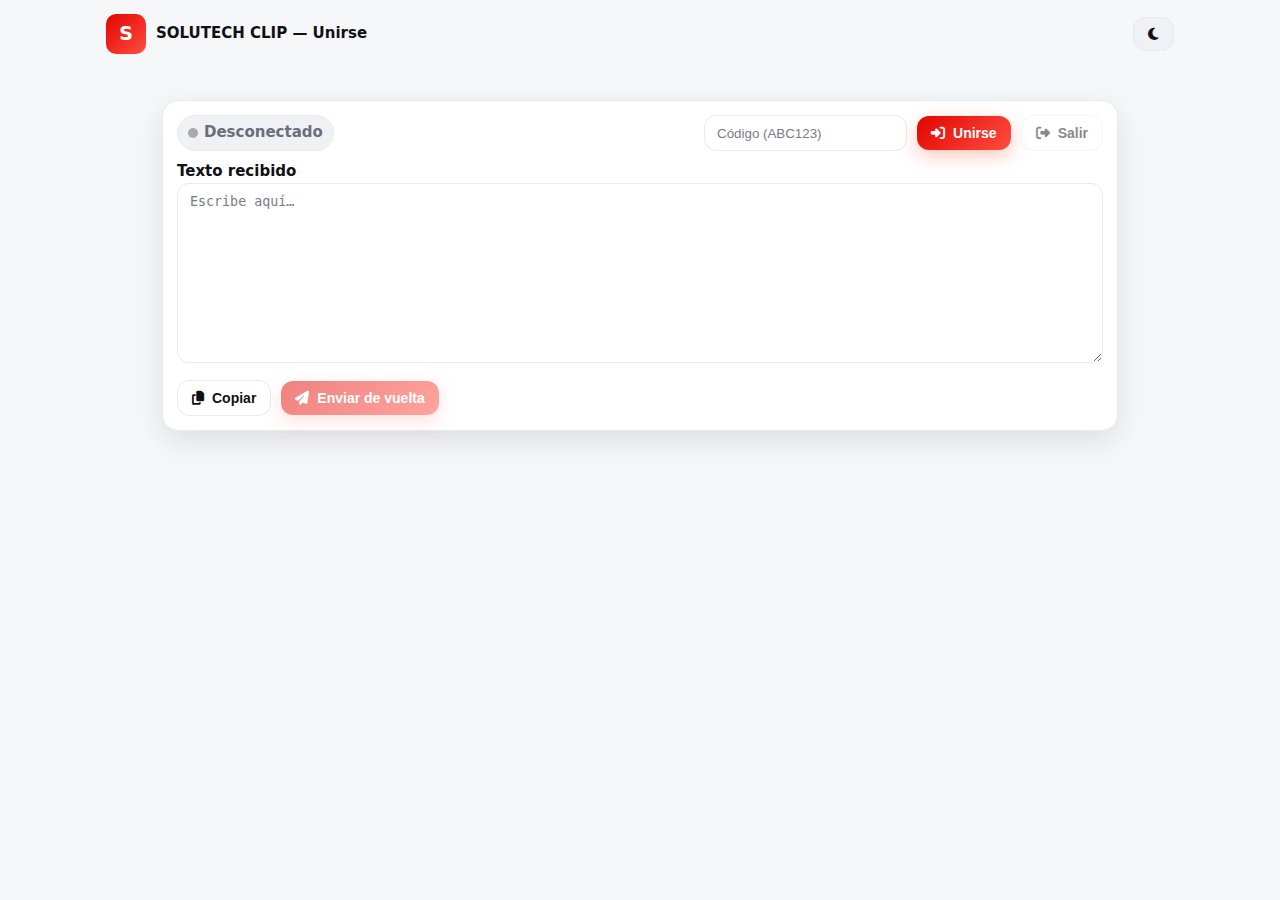
<file: public/join.html>
<!doctype html>
<html lang="es">
<head>
<meta charset="utf-8"/>
<meta name="viewport" content="width=device-width,initial-scale=1"/>
<title>Unirse — SOLUTECH CLIP</title>
<link rel="stylesheet" href="https://cdnjs.cloudflare.com/ajax/libs/font-awesome/6.5.0/css/all.min.css">
<link rel="stylesheet" href="styles.css">
<link rel="icon" href="favicon.ico">
<style>.container{max-width:980px;margin:20px auto;padding:12px}textarea{min-height:180px}</style>
</head>
<body>

<div class="topbar">
  <div class="brand">
    <div class="logo">S</div>
    <strong>SOLUTECH CLIP — Unirse</strong>
  </div>
  <button id="themeToggle" class="btn btn-chip" title="Cambiar tema"><i class="fa-solid fa-moon"></i></button>
</div>

<div class="container">
  <div class="card">

    <div class="row" style="justify-content:space-between;margin-bottom:10px">
      <div class="status">
        <span id="dot" class="dot"></span>
        <span id="stxt">Desconectado</span>
      </div>
      <div class="row">
        <input id="key" class="input-pill field" placeholder="Código (ABC123)"
               maxlength="6" autocapitalize="characters" autocorrect="off" spellcheck="false">
        <button id="btnJoin" class="btn btn-red"><i class="fa-solid fa-right-to-bracket"></i> Unirse</button>
        <button id="btnLogout" class="btn btn-ghost" disabled><i class="fa-solid fa-right-from-bracket"></i> Salir</button>
      </div>
    </div>

    <label>Texto recibido</label>
    <textarea id="txt" placeholder="Escribe aquí…"></textarea>

    <div class="row" style="margin-top:10px">
      <button id="copy" class="btn btn-ghost">
        <i class="fa-solid fa-copy" id="copyIcon"></i> Copiar
      </button>
      <button id="sendBack" class="btn btn-red" disabled>
        <i class="fa-solid fa-paper-plane"></i> Enviar de vuelta
      </button>
      <button id="markRead" class="btn btn-ghost" style="display:none">
        <i class="fa-solid fa-check-double"></i> Marcar leído
      </button>
    </div>

  </div>
</div>

<div class="toast-wrap" id="toasts"></div>

<script type="module">
import {
  initTheme, showToast,
  encryptWithRoomKey, decryptWithRoomKey,
  flashTextarea, setDotStatus, WSManager
} from './clip-core.js';

initTheme('themeToggle');

let wsm = null, currentKey = null;

function setStatus(ok) {
  setDotStatus('dot', ok);
  document.getElementById('stxt').textContent     = ok ? 'Conectado' : 'Desconectado';
  document.getElementById('btnLogout').disabled   = !ok;
  document.getElementById('sendBack').disabled    = !ok;
}

async function handleMessage(ev) {
  const msg = JSON.parse(ev.data);
  if (msg.type === 'joined') {
    document.getElementById('markRead').style.display = msg.singleUse ? 'inline-flex' : 'none';
  }
  if (msg.type === 'session-destroyed') {
    showToast('Sesión eliminada (single-use)', 'info');
    setStatus(false); wsm && wsm.destroy(); wsm = null;
  }
  if (msg.type === 'error') { showToast('Error: ' + msg.error, 'error'); }
  if (msg.type === 'new-e2e') {
    try {
      const plain = await decryptWithRoomKey(currentKey, msg.payload.data);
      const env   = JSON.parse(plain);
      if (env.kind === 'text') {
        document.getElementById('txt').value = env.text || '';
        flashTextarea('txt');
        showToast('Texto recibido', 'success');
      }
      if (env.kind === 'file') {
        const a = document.createElement('a');
        a.href = `data:${env.mime};base64,${env.dataBase64}`;
        a.download = env.name || 'archivo';
        a.textContent = `Descargar adjunto: ${env.name}`;
        a.style.cssText = 'display:inline-block;margin-top:8px';
        document.querySelector('.card').appendChild(a);
        showToast('Archivo recibido', 'success');
      }
    } catch {
      document.getElementById('txt').value = '(No se pudo descifrar el contenido con esta clave)';
      showToast('No se pudo descifrar', 'error');
    }
  }
}

function connect(key) {
  currentKey = key.toUpperCase();
  if (wsm) wsm.destroy(false);
  wsm = new WSManager({ key: currentKey, onStatus: setStatus, onMessage: handleMessage });
  wsm.connect();
}

/* Auto-join desde ?key= */
const qp = new URLSearchParams(location.search);
if (qp.get('key')) {
  const k = qp.get('key').toUpperCase();
  document.getElementById('key').value = k;
  connect(k);
}

document.getElementById('btnJoin').onclick = () => {
  const k = (document.getElementById('key').value || '').trim().toUpperCase();
  if (!k)                        { showToast('Introduce la clave', 'error'); return; }
  if (!/^[A-Z0-9]{6}$/.test(k)) { showToast('El código debe tener exactamente 6 caracteres', 'error'); return; }
  connect(k);
};

document.getElementById('btnLogout').onclick = () => {
  wsm && wsm.destroy(true); wsm = null;
  setStatus(false);
  showToast('Cerraste la sesión');
};

document.getElementById('copy').onclick = async () => {
  await navigator.clipboard.writeText(document.getElementById('txt').value || '');
  showToast('Copiado', 'success');
  const ic = document.getElementById('copyIcon');
  ic.className = 'fa-solid fa-check';
  setTimeout(() => { ic.className = 'fa-solid fa-copy'; }, 1500);
};

document.getElementById('sendBack').onclick = async () => {
  if (!wsm?.ready) { showToast('No hay conexión', 'error'); return; }
  const enc = await encryptWithRoomKey(currentKey, JSON.stringify({ kind: 'text', text: document.getElementById('txt').value }));
  wsm.send({ type: 'send-e2e', payload: { kind: 'text', data: enc } });
  showToast('Enviado', 'success');
};

document.getElementById('markRead').onclick = () => wsm?.send({ type: 'read' });
</script>
</body>
</html>
</file>
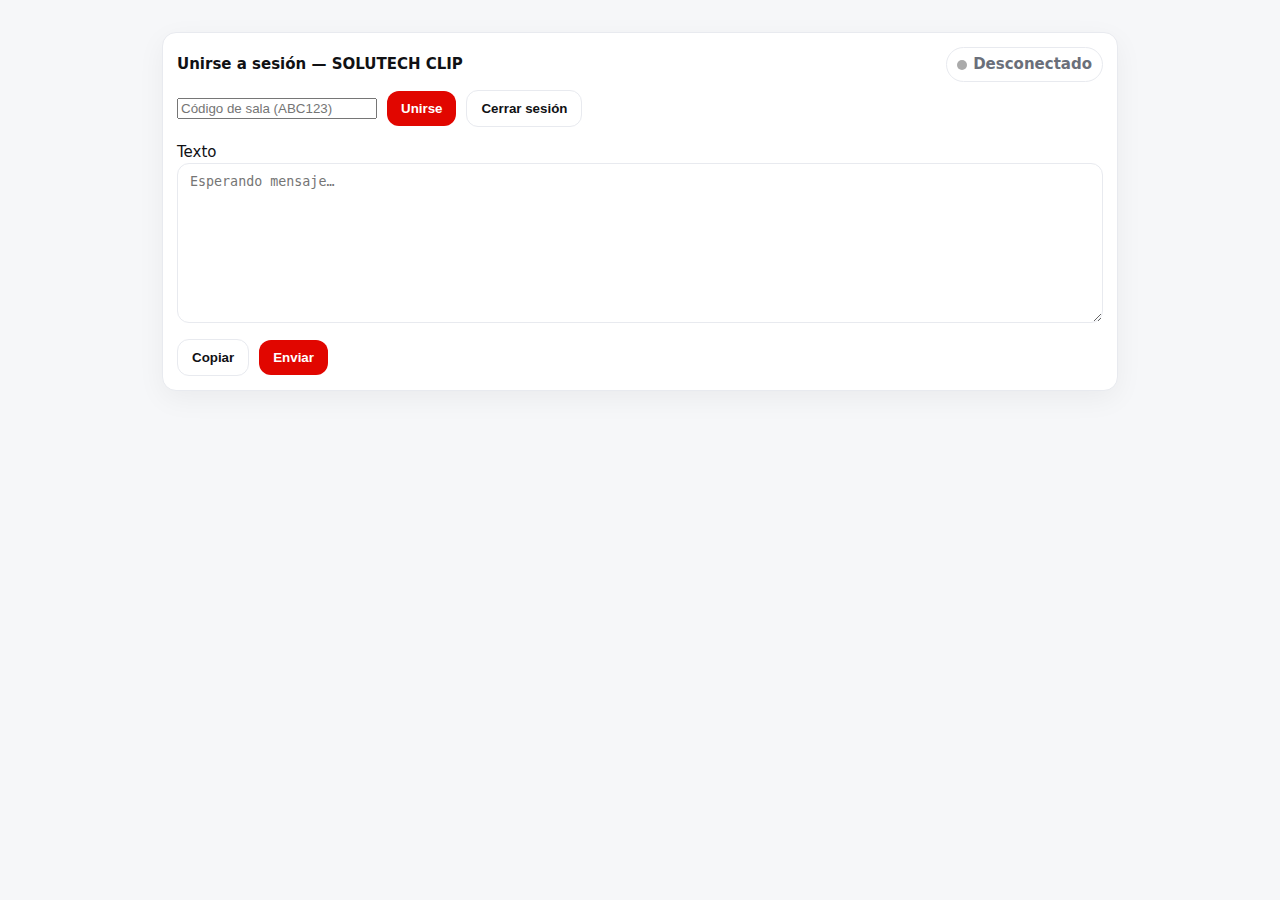
<file: test/backp2/join.html>
<!doctype html>
<html lang="es">
<head>
<meta charset="utf-8"/>
<meta name="viewport" content="width=device-width,initial-scale=1"/>
<title>Unirse — SOLUTECH CLIP v3.3</title>
<style>
:root{--bg:#f6f7f9;--card:#ffffff;--ink:#101114;--muted:#6a6f7a;--line:#e8eaef;--red:#e10600;--chip:#ffffff;}
@media (prefers-color-scheme: dark){:root{--bg:#0f1115;--card:#151821;--ink:#f4f6fb;--muted:#9aa3b2;--line:#262a36;--chip:#1b1f2b;}}
*{box-sizing:border-box} body{margin:0;background:var(--bg);color:var(--ink);font:15px/1.4 system-ui,Segoe UI,Roboto,Arial}
.container{max-width:980px;margin:20px auto;padding:12px}
.card{background:var(--card);border:1px solid var(--line);border-radius:14px;box-shadow:0 8px 28px rgba(0,0,0,.05);padding:14px}
.row{display:flex;gap:10px;flex-wrap:wrap;align-items:center}
.status{display:inline-flex;align-items:center;gap:6px;padding:6px 10px;border-radius:999px;border:1px solid var(--line);background:var(--chip);font-weight:600;color:var(--muted)}
.dot{width:10px;height:10px;border-radius:50%}
textarea{width:100%;min-height:160px;padding:10px 12px;border:1px solid var(--line);border-radius:12px;background:transparent;color:var(--ink);font-family:ui-monospace,Menlo,Consolas,monospace}
input[type="text"]{padding:10px;border-radius:12px;border:1px solid var(--line);background:transparent;color:var(--ink)}
.btn{appearance:none;border:0;outline:0;border-radius:12px;padding:10px 14px;font-weight:600;cursor:pointer}
.btn-red{background:var(--red);color:#fff}
.btn-ghost{background:transparent;border:1px solid var(--line);color:var(--ink)}
</style>
</head>
<body>
<div class="container">
  <div class="card">
    <div class="row" style="justify-content:space-between;margin-bottom:8px">
      <div style="font-weight:800">Unirse a sesión — SOLUTECH CLIP</div>
      <div class="status"><span id="dot" class="dot" style="background:#aaa"></span><span id="stxt">Desconectado</span></div>
    </div>
    <div class="row">
      <input id="key" placeholder="Código de sala (ABC123)" style="width:200px">
      <button id="btnJoin" class="btn btn-red">Unirse</button>
      <button id="btnLogout" class="btn btn-ghost" disabled>Cerrar sesión</button>
    </div>
    <p id="status" style="color:var(--muted)"></p>
    <label>Texto</label>
    <textarea id="txt" placeholder="Esperando mensaje…"></textarea>
    <div class="row" style="margin-top:10px">
      <button id="copy" class="btn btn-ghost">Copiar</button>
      <button id="sendBack" class="btn btn-red">Enviar</button>
      <button id="markRead" class="btn btn-ghost" style="display:none">Marcar leído (single-use)</button>
    </div>
  </div>
</div>
<script>
let ws=null, currentKey=null;
const dot=document.getElementById("dot"), stxt=document.getElementById("stxt");
function setStatus(ok){dot.style.background=ok?"#12b886":"#aaa";stxt.textContent=ok?"Conectado":"Desconectado";}
function wsUrlFor(key){const proto=location.protocol==="https:"?"wss":"ws";return `${proto}://${location.host}/ws?key=${encodeURIComponent(key)}`;}
function b64(buf){return btoa(String.fromCharCode(...new Uint8Array(buf)));}
function b64toU8(b){return Uint8Array.from(atob(b),c=>c.charCodeAt(0));}
async function deriveKeyFromRoom(roomKey){const enc=new TextEncoder();return crypto.subtle.importKey("raw",enc.encode(roomKey),"PBKDF2",false,["deriveKey"]);}
async function encryptWithRoomKey(roomKey,plain){const enc=new TextEncoder();const keyMat=await deriveKeyFromRoom(roomKey);const salt=crypto.getRandomValues(new Uint8Array(16));const key=await crypto.subtle.deriveKey({name:"PBKDF2",salt,iterations:100000,hash:"SHA-256"},keyMat,{name:"AES-GCM",length:256},false,["encrypt"]);const iv=crypto.getRandomValues(new Uint8Array(12));const ct=await crypto.subtle.encrypt({name:"AES-GCM",iv},key,enc.encode(plain));return {cipher:b64(ct),iv:b64(iv),salt:b64(salt),algo:"aes-gcm-pbkdf2-v1"};}
async function decryptWithRoomKey(roomKey,payload){const {cipher,iv,salt}=payload;const keyMat=await deriveKeyFromRoom(roomKey);const key=await crypto.subtle.deriveKey({name:"PBKDF2",salt:b64toU8(salt),iterations:100000,hash:"SHA-256"},keyMat,{name:"AES-GCM",length:256},false,["decrypt"]);const pt=await crypto.subtle.decrypt({name:"AES-GCM",iv:b64toU8(iv)},key,b64toU8(cipher));return new TextDecoder().decode(pt);}
function connect(key){if(ws)try{ws.close();}catch{};ws=new WebSocket(wsUrlFor(key));ws.onopen=()=>{setStatus(true);document.getElementById("btnLogout").disabled=false;};ws.onclose=()=>{setStatus(false);document.getElementById("btnLogout").disabled=true;};ws.onmessage=async (ev)=>{const msg=JSON.parse(ev.data);const status=document.getElementById("status");if(msg.type==="joined"){status.textContent=`Conectado. Expira: ${new Date(msg.expiresAt).toLocaleString()} • singleUse=${msg.singleUse}`;document.getElementById("markRead").style.display=msg.singleUse?"inline-block":"none";}if(msg.type==="new-e2e"){try{const plain=await decryptWithRoomKey(currentKey,msg.payload.data);const envelope=JSON.parse(plain);if(envelope.kind==="text"){document.getElementById("txt").value=envelope.text||"";}else if(envelope.kind==="file"){const a=document.createElement("a");a.href=`data:${envelope.mime};base64,${envelope.dataBase64}`;a.download=envelope.name||"archivo";a.textContent=`Descargar adjunto: ${envelope.name} (${envelope.mime})`;a.style.display="inline-block";a.style.marginTop="6px";document.querySelector(".card").appendChild(a);} }catch{document.getElementById("txt").value="(No se pudo descifrar el contenido con esta clave)";}}if(msg.type==="session-destroyed"){alert("Sesión eliminada.");status.textContent="Sesión eliminada.";ws.close();}if(msg.type==="error"){alert("Error: "+msg.error);status.textContent="Error: "+msg.error;ws.close();}};}
const qp=new URLSearchParams(location.search);if(qp.get("key")){currentKey=qp.get("key").toUpperCase();document.getElementById("key").value=currentKey;connect(currentKey);}
document.getElementById("btnJoin").onclick=()=>{const k=(document.getElementById("key").value||"").trim().toUpperCase();if(!k)return alert("Introduce la clave.");currentKey=k;connect(k);};
document.getElementById("btnLogout").onclick=()=>{try{ws&&ws.close();}catch{}};
document.getElementById("copy").onclick=async ()=>{const t=document.getElementById("txt").value||"";await navigator.clipboard.writeText(t);alert("Copiado");};
document.getElementById("sendBack").onclick=async ()=>{if(!ws||ws.readyState!==1)return alert("No hay conexión.");const envelope=JSON.stringify({kind:"text",text:document.getElementById("txt").value});const encrypted=await encryptWithRoomKey(currentKey,envelope);ws.send(JSON.stringify({type:"send-e2e",payload:{kind:"text",data:encrypted}}));};
document.getElementById("markRead").onclick=()=>{if(!ws)return;ws.send(JSON.stringify({type:"read"}));};
</script>
</body>
</html>
</file>
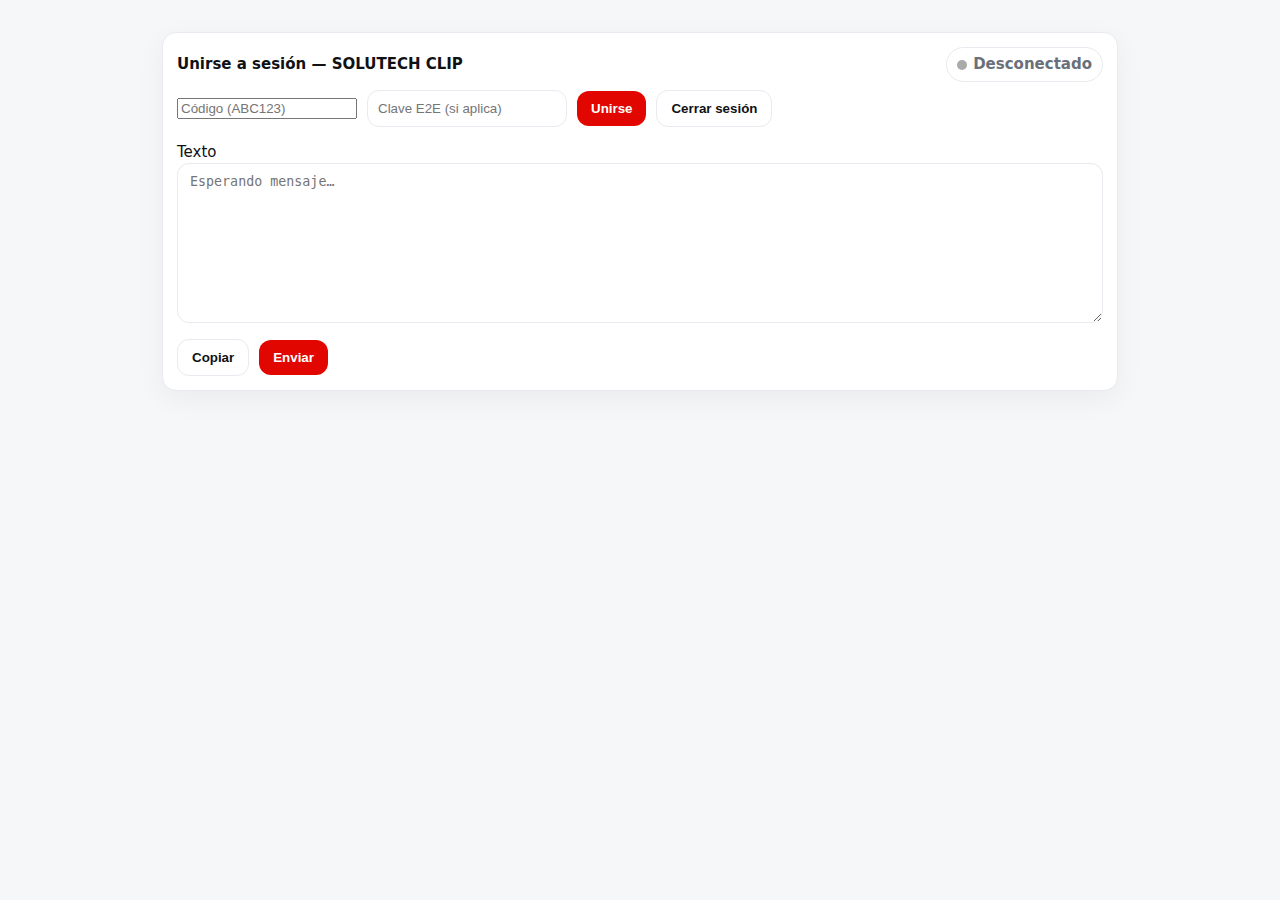
<file: test/backup/join.html>
<!doctype html>
<html lang="es">
<head>
<meta charset="utf-8"/>
<meta name="viewport" content="width=device-width,initial-scale=1"/>
<title>Unirse — SOLUTECH CLIP</title>
<style>
:root{--bg:#f6f7f9;--card:#ffffff;--ink:#101114;--muted:#6a6f7a;--line:#e8eaef;--red:#e10600;--chip:#ffffff;}
@media (prefers-color-scheme: dark){:root{--bg:#0f1115;--card:#151821;--ink:#f4f6fb;--muted:#9aa3b2;--line:#262a36;--chip:#1b1f2b;}}
*{box-sizing:border-box} body{margin:0;background:var(--bg);color:var(--ink);font:15px/1.4 system-ui,Segoe UI,Roboto,Arial}
.container{max-width:980px;margin:20px auto;padding:12px}
.card{background:var(--card);border:1px solid var(--line);border-radius:14px;box-shadow:0 8px 28px rgba(0,0,0,.05);padding:14px}
.row{display:flex;gap:10px;flex-wrap:wrap;align-items:center}
.status{display:inline-flex;align-items:center;gap:6px;padding:6px 10px;border-radius:999px;border:1px solid var(--line);background:var(--chip);font-weight:600;color:var(--muted)}
.dot{width:10px;height:10px;border-radius:50%}
textarea{width:100%;min-height:160px;padding:10px 12px;border:1px solid var(--line);border-radius:12px;background:transparent;color:var(--ink);font-family:ui-monospace,Menlo,Consolas,monospace}
input[type="text"],input[type="password"]{padding:10px;border-radius:12px;border:1px solid var(--line);background:transparent;color:var(--ink)}
.btn{appearance:none;border:0;outline:0;border-radius:12px;padding:10px 14px;font-weight:600;cursor:pointer}
.btn-red{background:var(--red);color:#fff}
.btn-ghost{background:transparent;border:1px solid var(--line);color:var(--ink)}
</style>
</head>
<body>
<div class="container">
  <div class="card">
    <div class="row" style="justify-content:space-between;margin-bottom:8px">
      <div style="font-weight:800">Unirse a sesión — SOLUTECH CLIP</div>
      <div class="status"><span id="dot" class="dot" style="background:#aaa"></span><span id="stxt">Desconectado</span></div>
    </div>
    <div class="row">
      <input id="key" placeholder="Código (ABC123)" style="width:180px">
      <input id="e2ePass" placeholder="Clave E2E (si aplica)" type="password" style="width:200px">
      <button id="btnJoin" class="btn btn-red">Unirse</button>
      <button id="btnLogout" class="btn btn-ghost" disabled>Cerrar sesión</button>
    </div>
    <p id="status" style="color:var(--muted)"></p>
    <label>Texto</label>
    <textarea id="txt" placeholder="Esperando mensaje…"></textarea>
    <div class="row" style="margin-top:10px">
      <button id="copy" class="btn btn-ghost">Copiar</button>
      <button id="sendBack" class="btn btn-red">Enviar</button>
      <button id="markRead" class="btn btn-ghost" style="display:none">Marcar leído (single-use)</button>
    </div>
  </div>
</div>
<script>
let ws=null;
const dot=document.getElementById("dot"), stxt=document.getElementById("stxt");
function setStatus(ok){dot.style.background=ok?"#12b886":"#aaa";stxt.textContent=ok?"Conectado":"Desconectado";}
function wsUrlFor(key){const proto=location.protocol==="https:"?"wss":"ws";return `${proto}://${location.host}/ws?key=${encodeURIComponent(key)}`;}
// E2E helpers
function b64toU8(b){return Uint8Array.from(atob(b),c=>c.charCodeAt(0));}
async function importKeyFromSalt(pass,salt){const enc=new TextEncoder();const keyMaterial=await crypto.subtle.importKey("raw",enc.encode(pass),"PBKDF2",false,["deriveKey"]);const key=await crypto.subtle.deriveKey({name:"PBKDF2",salt,iterations:100000,hash:"SHA-256"},keyMaterial,{name:"AES-GCM",length:256},false,["decrypt"]);return key;}
async function e2eDecrypt(payload,pass){const {cipher,iv,salt}=payload;const key=await importKeyFromSalt(pass,b64toU8(salt));const pt=await crypto.subtle.decrypt({name:"AES-GCM",iv:b64toU8(iv)},key,b64toU8(cipher));return new TextDecoder().decode(pt);}
function connect(key){if(ws)try{ws.close();}catch{};ws=new WebSocket(wsUrlFor(key));ws.onopen=()=>{setStatus(true);document.getElementById("btnLogout").disabled=false;};ws.onclose=()=>{setStatus(false);document.getElementById("btnLogout").disabled=true;};ws.onmessage=async (ev)=>{const msg=JSON.parse(ev.data);const status=document.getElementById("status");if(msg.type==="joined"){document.getElementById("txt").value=msg.lastText||(msg.lastText==="(e2e)"?"(cifrado)":"");status.textContent=`Conectado. Expira: ${new Date(msg.expiresAt).toLocaleString()}`;document.getElementById("markRead").style.display=msg.singleUse?"inline-block":"none";}if(msg.type==="new-text"){document.getElementById("txt").value=msg.text||"";}if(msg.type==="new-text-e2e"){const pass=document.getElementById("e2ePass").value;if(!pass){document.getElementById("txt").value="(Contenido cifrado: ingresa la clave E2E)";return;}try{const plain=await e2eDecrypt(msg.payload,pass);document.getElementById("txt").value=plain;}catch{document.getElementById("txt").value="(No se pudo descifrar — clave E2E incorrecta)";}}if(msg.type==="new-file"){const {name,mime="application/octet-stream",dataBase64}=msg.file||{};const a=document.createElement("a");a.href=`data:${mime};base64,${dataBase64}`;a.download=name||"archivo";a.textContent=`Descargar adjunto: ${name} (${mime})`;a.style.display="inline-block";a.style.marginTop="6px";document.querySelector(".card").appendChild(a);}if(msg.type==="session-destroyed"){alert("Sesión eliminada.");status.textContent="Sesión eliminada.";ws.close();}if(msg.type==="error"){alert("Error: "+msg.error);status.textContent="Error: "+msg.error;ws.close();}};}
// Auto-join
const qp=new URLSearchParams(location.search);
if(qp.get("key")){document.getElementById("key").value=qp.get("key").toUpperCase();connect(qp.get("key").toUpperCase());}
document.getElementById("btnJoin").onclick=()=>{const k=(document.getElementById("key").value||"").trim().toUpperCase();if(!k)return alert("Introduce la clave.");connect(k);};
document.getElementById("btnLogout").onclick=()=>{try{ws&&ws.close();}catch{}};
document.getElementById("copy").onclick=async ()=>{const t=document.getElementById("txt").value||"";await navigator.clipboard.writeText(t);alert("Copiado");};
document.getElementById("sendBack").onclick=()=>{if(!ws||ws.readyState!==1)return alert("No hay conexión.");ws.send(JSON.stringify({type:"send-text",text:document.getElementById('txt').value}));};
document.getElementById("markRead").onclick=()=>{if(!ws)return;ws.send(JSON.stringify({type:"read"}));};
</script>
</body>
</html>
</file>
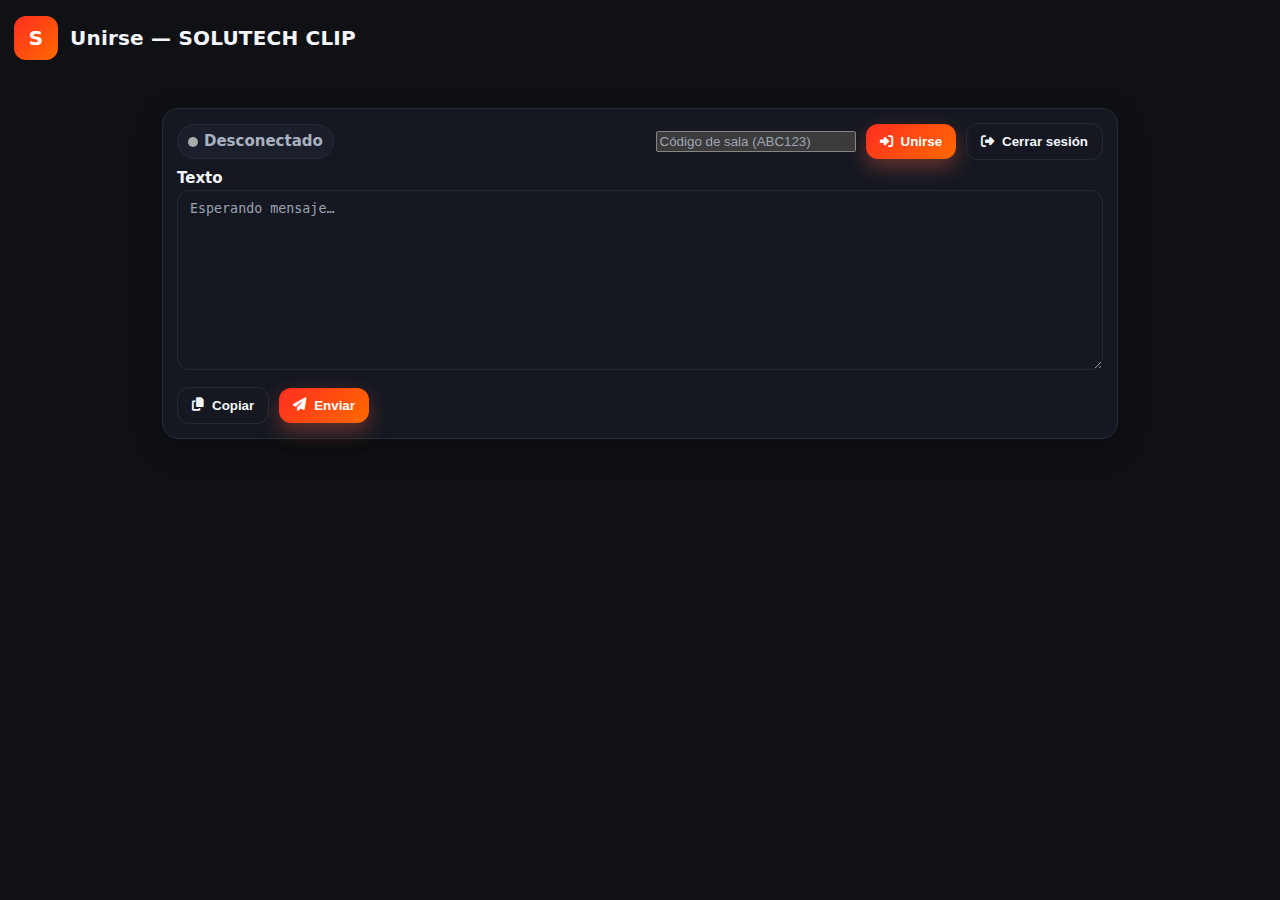
<file: test/estable/join.html>
<!doctype html>
<html lang="es">
<head>
<meta charset="utf-8"/>
<meta name="viewport" content="width=device-width,initial-scale=1"/>
<title>Unirse — SOLUTECH CLIP v3.4.2</title>
<link rel="stylesheet" href="https://cdnjs.cloudflare.com/ajax/libs/font-awesome/6.5.0/css/all.min.css">
<link rel="stylesheet" href="styles.css">
<link rel="icon" href="favicon.ico">
<style>.container{max-width:980px;margin:20px auto;padding:12px}textarea{min-height:180px}</style>
</head>
<body>
<div class="header">
  <div class="brand">
    <div class="logo">S</div>
    <h1>Unirse — SOLUTECH CLIP</h1>
  </div>
</div>

<div class="container">
  <div class="card">
    <div class="row" style="justify-content:space-between;margin-bottom:8px">
      <div class="status"><span id="dot" class="dot" style="background:#aaa"></span><span id="stxt">Desconectado</span></div>
      <div class="row">
        <input id="key" placeholder="Código de sala (ABC123)" style="width:200px" maxlength="6">
        <button id="btnJoin" class="btn btn-red"><i class="fa-solid fa-right-to-bracket"></i> Unirse</button>
        <button id="btnLogout" class="btn btn-ghost" disabled><i class="fa-solid fa-right-from-bracket"></i> Cerrar sesión</button>
      </div>
    </div>

    <label>Texto</label>
    <textarea id="txt" placeholder="Esperando mensaje…"></textarea>

    <div class="row" style="margin-top:10px">
      <button id="copy" class="btn btn-ghost"><i class="fa-solid fa-copy"></i> Copiar</button>
      <button id="sendBack" class="btn btn-red"><i class="fa-solid fa-paper-plane"></i> Enviar</button>
      <button id="markRead" class="btn btn-ghost" style="display:none"><i class="fa-solid fa-check-double"></i> Marcar leído</button>
    </div>
  </div>
</div>

<div class="toast-wrap" id="toasts"></div>

<script>
const toasts=document.getElementById('toasts');
function showToast(m,k='info',t=2200){const d=document.createElement('div');d.className='toast '+(k==='success'?'success':k==='error'?'error':'');d.innerHTML=`<i class="fa-solid ${k==='success'?'fa-circle-check':k==='error'?'fa-triangle-exclamation':'fa-circle-info'}"></i> ${m}`;toasts.appendChild(d);setTimeout(()=>d.remove(),t);}

let ws=null, currentKey=null; const dot=document.getElementById("dot"), stxt=document.getElementById("stxt");
function setStatus(ok){dot.style.background=ok?"#12b886":"#aaa";stxt.textContent=ok?"Conectado":"Desconectado";}
function wsUrlFor(key){const proto=location.protocol==="https:"?"wss":"ws";return `${proto}://${location.host}/ws?key=${encodeURIComponent(key)}`;}

function b64(buf){return btoa(String.fromCharCode(...new Uint8Array(buf)));} 
function b64toU8(b){return Uint8Array.from(atob(b),c=>c.charCodeAt(0));}
async function deriveKeyFromRoom(roomKey){const enc=new TextEncoder();return crypto.subtle.importKey("raw",enc.encode(roomKey),"PBKDF2",false,["deriveKey"]);}
async function encryptWithRoomKey(roomKey,plain){
  const enc=new TextEncoder();
  const keyMat=await deriveKeyFromRoom(roomKey);
  const salt=crypto.getRandomValues(new Uint8Array(16));
  const key=await crypto.subtle.deriveKey({name:"PBKDF2",salt,iterations:100000,hash:"SHA-256"},keyMat,{name:"AES-GCM",length:256},false,["encrypt"]);
  const iv=crypto.getRandomValues(new Uint8Array(12));
  const ct=await crypto.subtle.encrypt({name:"AES-GCM",iv},key,enc.encode(plain));
  return {cipher:b64(ct),iv:b64(iv),salt:b64(salt),alg:"AES-GCM/PBKDF2"};
}
async function decryptWithRoomKey(roomKey,payload){
  const keyMat=await deriveKeyFromRoom(roomKey);
  const key=await crypto.subtle.deriveKey({name:"PBKDF2",salt:b64toU8(payload.salt),iterations:100000,hash:"SHA-256"},keyMat,{name:"AES-GCM",length:256},false,["decrypt"]);
  const pt=await crypto.subtle.decrypt({name:"AES-GCM",iv:b64toU8(payload.iv)},key,b64toU8(payload.cipher));
  return new TextDecoder().decode(pt);
}

function connect(key){
  if(ws) try{ws.close();}catch{};
  ws=new WebSocket(wsUrlFor(key));
  ws.onopen=()=>{setStatus(true);document.getElementById("btnLogout").disabled=false;showToast('Conectado','success');};
  ws.onclose=()=>{setStatus(false);document.getElementById("btnLogout").disabled=true;showToast('Desconectado');};
  ws.onmessage=async (ev)=>{
    const msg=JSON.parse(ev.data);
    if(msg.type==='joined'){document.getElementById('markRead').style.display=msg.singleUse?'inline-block':'none';}
    if(msg.type==='new-e2e'){
      try{
        const plain=await decryptWithRoomKey(currentKey,msg.payload.data);
        const envelope=JSON.parse(plain);
        if(envelope.kind==='text'){ document.getElementById('txt').value=envelope.text||''; showToast('Texto recibido','success'); }
        if(envelope.kind==='file'){
          const a=document.createElement('a');
          a.href=`data:${envelope.mime};base64,${envelope.dataBase64}`;
          a.download=envelope.name||'archivo';
          a.textContent=`Descargar adjunto: ${envelope.name}`;
          a.style.display='inline-block'; a.style.marginTop='6px';
          document.querySelector('.card').appendChild(a);
          showToast('Archivo recibido','success');
        }
      }catch{ document.getElementById('txt').value='(No se pudo descifrar el contenido con esta clave)'; showToast('No se pudo descifrar','error'); }
    }
  };
}

const qp=new URLSearchParams(location.search);
if(qp.get('key')){ currentKey=qp.get('key').toUpperCase(); document.getElementById('key').value=currentKey; connect(currentKey); }

document.getElementById('btnJoin').onclick=()=>{
  const k=(document.getElementById('key').value||'').trim().toUpperCase();
  if(!k){showToast('Introduce la clave','error');return;}
  currentKey=k; connect(k);
};
document.getElementById('btnLogout').onclick=()=>{try{ws&&ws.close();}catch{}};
document.getElementById('copy').onclick=async ()=>{const t=document.getElementById('txt').value||'';await navigator.clipboard.writeText(t);showToast('Copiado','success');};
document.getElementById('sendBack').onclick=async ()=>{
  if(!ws||ws.readyState!==1){showToast('No hay conexión','error');return;}
  const env=JSON.stringify({kind:'text',text:document.getElementById('txt').value});
  const enc=await encryptWithRoomKey(currentKey,env);
  ws.send(JSON.stringify({type:'send-e2e',payload:{kind:'text',data:enc}}));
  showToast('Enviado','success');
};
document.getElementById('markRead').onclick=()=>{ if(!ws)return; ws.send(JSON.stringify({type:'read'})); };
</script>
</body>
</html>
</file>
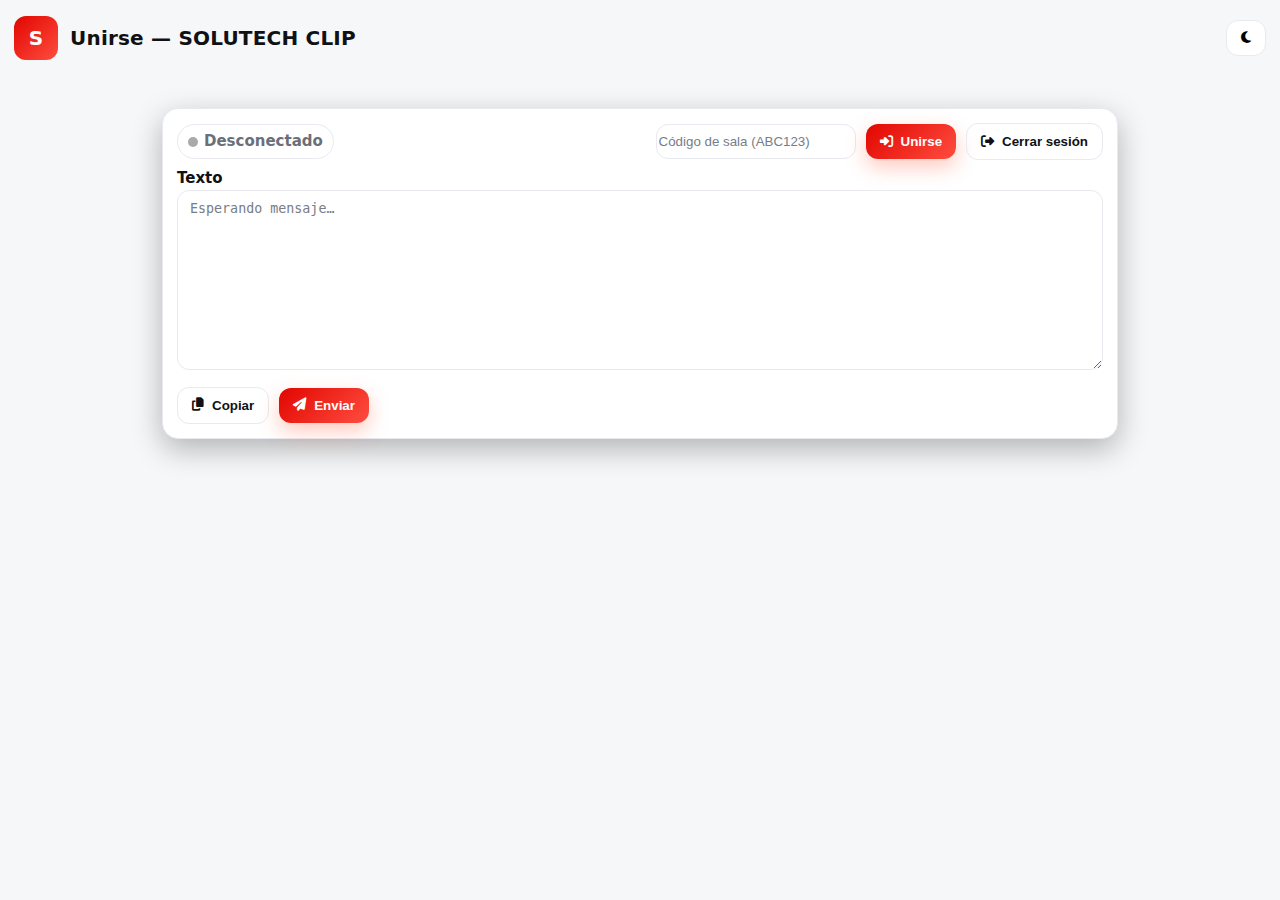
<file: test/Estable2/join.html>
<!doctype html>
<html lang="es">
<head>
<meta charset="utf-8"/>
<meta name="viewport" content="width=device-width,initial-scale=1"/>
<title>Unirse — SOLUTECH CLIP v3.4.3</title>
<link rel="stylesheet" href="https://cdnjs.cloudflare.com/ajax/libs/font-awesome/6.5.0/css/all.min.css">
<link rel="stylesheet" href="styles.css">
<link rel="icon" href="favicon.ico">
<style>.container{max-width:980px;margin:20px auto;padding:12px}textarea{min-height:180px}</style>
</head>
<body>
<!-- Header con toggle Claro/Oscuro -->
<div class="header">
  <div class="brand">
    <div class="logo">S</div>
    <h1>Unirse — SOLUTECH CLIP</h1>
  </div>
  <div class="controls">
    <button id="themeToggle" class="btn btn-chip" title="Cambiar tema">
      <i class="fa-solid fa-moon"></i>
    </button>
  </div>
</div>

<div class="container">
  <div class="card">
    <div class="row" style="justify-content:space-between;margin-bottom:8px">
      <div class="status"><span id="dot" class="dot" style="background:#aaa"></span><span id="stxt">Desconectado</span></div>
      <div class="row">
        <input id="key" class="input-pill field" placeholder="Código de sala (ABC123)" maxlength="6">
        <button id="btnJoin" class="btn btn-red"><i class="fa-solid fa-right-to-bracket"></i> Unirse</button>
        <button id="btnLogout" class="btn btn-ghost" disabled><i class="fa-solid fa-right-from-bracket"></i> Cerrar sesión</button>
      </div>
    </div>

    <label>Texto</label>
    <textarea id="txt" placeholder="Esperando mensaje…"></textarea>

    <div class="row" style="margin-top:10px">
      <button id="copy" class="btn btn-ghost"><i class="fa-solid fa-copy"></i> Copiar</button>
      <button id="sendBack" class="btn btn-red" disabled><i class="fa-solid fa-paper-plane"></i> Enviar</button>
      <button id="markRead" class="btn btn-ghost" style="display:none"><i class="fa-solid fa-check-double"></i> Marcar leído</button>
    </div>
  </div>
</div>

<div class="toast-wrap" id="toasts"></div>

<script>
/* ========= Tema claro/oscuro (persistente) ========= */
const root=document.documentElement;
const themeBtn=document.getElementById('themeToggle');
function applyTheme(mode){
  // modes: 'light' | 'dark'
  root.className='';
  if(mode==='light') root.classList.add('light');
  localStorage.setItem('clip_theme_join', mode);
  themeBtn.innerHTML = mode==='light'
    ? '<i class="fa-solid fa-moon"></i>'   // muestra luna (si estás en claro, el botón sugiere cambiar a oscuro)
    : '<i class="fa-solid fa-sun"></i>';   // muestra sol (si estás en oscuro, sugiere claro)
  themeBtn.title = mode==='light' ? 'Cambiar a oscuro' : 'Cambiar a claro';
}
(function initTheme(){
  const saved = localStorage.getItem('clip_theme_join');
  applyTheme(saved || 'light'); // por defecto CLARO
})();
themeBtn.addEventListener('click', ()=>{
  const current = localStorage.getItem('clip_theme_join') || 'light';
  applyTheme(current==='light' ? 'dark' : 'light');
});

/* ========= Toast ========= */
const toasts=document.getElementById('toasts');
function showToast(m,k='info',t=2200){
  const d=document.createElement('div');
  d.className='toast '+(k==='success'?'success':k==='error'?'error':'');
  d.innerHTML=`<i class="fa-solid ${k==='success'?'fa-circle-check':k==='error'?'fa-triangle-exclamation':'fa-circle-info'}"></i> ${m}`;
  toasts.appendChild(d); setTimeout(()=>d.remove(),t);
}

/* ========= WS + E2E (igual que tu versión estable) ========= */
let ws=null, currentKey=null; const dot=document.getElementById("dot"), stxt=document.getElementById("stxt");
function setStatus(ok){dot.style.background=ok?"#12b886":"#aaa";stxt.textContent=ok?"Conectado":"Desconectado"; document.getElementById('sendBack').disabled=!ok;}
function wsUrlFor(key){const proto=location.protocol==="https:"?"wss":"ws";return `${proto}://${location.host}/ws?key=${encodeURIComponent(key)}`;}

function b64(buf){return btoa(String.fromCharCode(...new Uint8Array(buf)));}
function b64toU8(b){return Uint8Array.from(atob(b),c=>c.charCodeAt(0));}
async function deriveKeyFromRoom(roomKey){const enc=new TextEncoder();return crypto.subtle.importKey("raw",enc.encode(roomKey),"PBKDF2",false,["deriveKey"]);}
async function encryptWithRoomKey(roomKey,plain){
  const enc=new TextEncoder();
  const keyMat=await deriveKeyFromRoom(roomKey);
  const salt=crypto.getRandomValues(new Uint8Array(16));
  const key=await crypto.subtle.deriveKey({name:"PBKDF2",salt,iterations:100000,hash:"SHA-256"},keyMat,{name:"AES-GCM",length:256},false,["encrypt"]);
  const iv=crypto.getRandomValues(new Uint8Array(12));
  const ct=await crypto.subtle.encrypt({name:"AES-GCM",iv},key,enc.encode(plain));
  return {cipher:b64(ct),iv:b64(iv),salt:b64(salt),alg:"AES-GCM/PBKDF2"};
}
async function decryptWithRoomKey(roomKey,payload){
  const keyMat=await deriveKeyFromRoom(roomKey);
  const key=await crypto.subtle.deriveKey({name:"PBKDF2",salt:b64toU8(payload.salt),iterations:100000,hash:"SHA-256"},keyMat,{name:"AES-GCM",length:256},false,["decrypt"]);
  const pt=await crypto.subtle.decrypt({name:"AES-GCM",iv:b64toU8(payload.iv)},key,b64toU8(payload.cipher));
  return new TextDecoder().decode(pt);
}

function connect(key){
  if(ws) try{ws.close();}catch{};
  ws=new WebSocket(wsUrlFor(key));
  ws.onopen=()=>{setStatus(true);document.getElementById("btnLogout").disabled=false;showToast('Conectado','success');};
  ws.onclose=()=>{setStatus(false);document.getElementById("btnLogout").disabled=true;showToast('Desconectado');};
  ws.onmessage=async (ev)=>{
    const msg=JSON.parse(ev.data);
    if(msg.type==='joined'){document.getElementById('markRead').style.display=msg.singleUse?'inline-block':'none';}
    if(msg.type==='new-e2e'){
      try{
        const plain=await decryptWithRoomKey(currentKey,msg.payload.data);
        const envelope=JSON.parse(plain);
        if(envelope.kind==='text'){ document.getElementById('txt').value=envelope.text||''; showToast('Texto recibido','success'); }
        if(envelope.kind==='file'){
          const a=document.createElement('a');
          a.href=`data:${envelope.mime};base64,${envelope.dataBase64}`;
          a.download=envelope.name||'archivo';
          a.textContent=`Descargar adjunto: ${envelope.name}`;
          a.style.display='inline-block'; a.style.marginTop='6px';
          document.querySelector('.card').appendChild(a);
          showToast('Archivo recibido','success');
        }
      }catch{ document.getElementById('txt').value='(No se pudo descifrar el contenido con esta clave)'; showToast('No se pudo descifrar','error'); }
    }
  };
}

/* Auto-join */
const qp=new URLSearchParams(location.search);
if(qp.get('key')){ currentKey=qp.get('key').toUpperCase(); document.getElementById('key').value=currentKey; connect(currentKey); }

/* Acciones */
document.getElementById('btnJoin').onclick=()=>{
  const k=(document.getElementById('key').value||'').trim().toUpperCase();
  if(!k){showToast('Introduce la clave','error');return;}
  currentKey=k; connect(k);
};
document.getElementById('btnLogout').onclick=()=>{try{ws&&ws.close();}catch{}};
document.getElementById('copy').onclick=async ()=>{const t=document.getElementById('txt').value||'';await navigator.clipboard.writeText(t);showToast('Copiado','success');};
document.getElementById('sendBack').onclick=async ()=>{
  if(!ws||ws.readyState!==1){showToast('No hay conexión','error');return;}
  const env=JSON.stringify({kind:'text',text:document.getElementById('txt').value});
  const enc=await encryptWithRoomKey(currentKey,env);
  ws.send(JSON.stringify({type:'send-e2e',payload:{kind:'text',data:enc}}));
  showToast('Enviado','success');
};
document.getElementById('markRead').onclick=()=>{ if(!ws)return; ws.send(JSON.stringify({type:'read'})); };
</script>
</body>
</html>
</file>
<file: public/styles.css>
/* ── Variables ── */
:root{
  --bg:#0f1115; --card:#151821; --ink:#f4f6fb; --muted:#a9b2c0; --line:#272b36; --chip:#1b1f2b;
  --accent:#ff2d20; --accent2:#ff6a00;
  --shadow-md:0 10px 30px rgba(0,0,0,.28);
  color-scheme:dark;
}
:root.light{
  --bg:#f6f7f9; --card:#ffffff; --ink:#101114; --muted:#6a6f7a; --line:#e8eaef; --chip:#f0f1f4;
  --accent:#e10600; --accent2:#ff4d40;
  --shadow-md:0 10px 30px rgba(0,0,0,.10);
  color-scheme:light;
}

/* ── Reset ── */
*{box-sizing:border-box}
body{margin:0;background:var(--bg);color:var(--ink);font:15px/1.45 system-ui,Segoe UI,Roboto,Arial}
a{color:inherit;text-decoration:none}

/* ── Top bar (reemplaza .header) ── */
.topbar{
  display:flex;gap:14px;align-items:center;justify-content:space-between;
  padding:14px 16px;max-width:1100px;margin:0 auto;
}
.brand{display:flex;align-items:center;gap:10px}
.logo{
  width:40px;height:40px;border-radius:10px;flex-shrink:0;
  background:linear-gradient(135deg,var(--accent),var(--accent2));
  display:flex;align-items:center;justify-content:center;color:#fff;font-weight:900;font-size:19px
}

/* ── Landing ── */
.landing{
  max-width:560px;margin:24px auto;padding:24px 20px;
  background:var(--card);border:1px solid var(--line);border-radius:18px;box-shadow:var(--shadow-md);
}
.landing h2{margin:0 0 10px;font-size:20px;display:flex;align-items:center;gap:8px}
.landing .hint{color:var(--muted);font-size:13px;margin:0 0 14px;line-height:1.5}
.input-fat{
  display:block;width:100%;height:46px;border-radius:12px;border:1.5px solid var(--line);
  background:transparent;color:var(--ink);padding:0 14px;font-size:15px;font-weight:600;
  letter-spacing:.5px;margin-bottom:14px;
}
.input-fat:focus{outline:none;border-color:var(--accent)}
.landing-actions{display:flex;gap:10px;flex-wrap:wrap}
.bigbtn{padding:12px 18px;font-size:15px}
.hidden{display:none !important}

/* ── Container / Grid ── */
.container{max-width:1100px;margin:0 auto;padding:12px}
.grid{display:grid;grid-template-columns:1fr 360px;gap:14px}
@media(max-width:900px){.grid{grid-template-columns:1fr}}

/* ── Card ── */
.card{
  background:var(--card);border:1px solid var(--line);border-radius:16px;
  box-shadow:var(--shadow-md);padding:14px
}
.row{display:flex;gap:10px;flex-wrap:wrap;align-items:center}
label{font-weight:600}

/* ── Inputs ── */
select,input[type="text"],input[type="number"]{
  padding:10px 12px;border-radius:12px;border:1px solid var(--line);background:transparent;color:var(--ink)
}
.input-pill{border-radius:12px;border:1.5px solid var(--line);height:36px;background:transparent;color:var(--ink);padding:0 12px}
.input-pill:focus{outline:none;border-color:var(--accent)}
.field{min-width:180px}

/* ── Textarea ── */
textarea{
  width:100%;min-height:160px;padding:10px 12px;border:1.5px solid var(--line);border-radius:12px;
  font-family:ui-monospace,Menlo,Consolas,monospace;background:transparent;color:var(--ink);
  resize:vertical;transition:border-color .2s ease,box-shadow .2s ease;
}
textarea:focus{outline:none;border-color:var(--accent)}
@media(max-width:600px){textarea{min-height:120px}}

/* ── Buttons ── */
.btn{
  appearance:none;border:0;outline:0;border-radius:12px;padding:9px 14px;font-weight:700;cursor:pointer;
  display:inline-flex;gap:8px;align-items:center;transition:transform .08s ease,box-shadow .2s ease,opacity .15s;
  font-size:14px;
}
.btn:hover:not(:disabled){transform:translateY(-1px)}
.btn:active:not(:disabled){transform:translateY(0)}
.btn:disabled{opacity:.5;cursor:not-allowed}
.btn-red{background:linear-gradient(135deg,var(--accent),var(--accent2));color:#fff;box-shadow:0 6px 18px rgba(255,100,70,.35)}
.btn-red:hover:not(:disabled){box-shadow:0 10px 26px rgba(255,100,70,.50)}
.btn-ghost{background:transparent;border:1px solid var(--line);color:var(--ink)}
.btn-chip{background:var(--chip);border:1px solid var(--line);color:var(--ink)}
.btn-wa{background:#25d366;color:#fff;border:0;border-radius:12px;padding:9px 14px;display:inline-flex;gap:8px;align-items:center;font-weight:700}

/* ── Misc ── */
small.help{color:var(--muted)}
hr.sep{border:none;border-top:1px dashed var(--line);margin:14px 0}
::placeholder{color:var(--muted);opacity:.9}

/* ── Status dot ── */
.status{
  display:inline-flex;align-items:center;gap:6px;padding:6px 10px;
  border-radius:999px;border:1px solid var(--line);background:var(--chip);font-weight:600;color:var(--muted)
}
.dot{width:10px;height:10px;border-radius:50%;background:#aaa;transition:background .3s ease;flex-shrink:0}
.dot.pulse{animation:dotpulse 2s ease-in-out infinite}
@keyframes dotpulse{
  0%,100%{box-shadow:0 0 0 0 rgba(18,184,134,.6)}
  50%{box-shadow:0 0 0 5px rgba(18,184,134,0)}
}

/* ── QR ── */
.qr-wrap{width:220px;height:220px;margin:8px 0}
.qr-wrap img{width:100%;height:100%;border:1px solid var(--line);border-radius:12px;background:#fff}

/* ── History ── */
.footer{color:var(--muted);text-align:center;font-size:12px;margin:18px 0}
.history{display:flex;flex-wrap:wrap;gap:8px}
.history .chip{
  padding:5px 10px;border-radius:999px;border:1px solid var(--line);
  background:var(--chip);cursor:pointer;font-size:13px;font-weight:600;
  transition:border-color .15s;
}
.history .chip:hover{border-color:var(--accent)}

/* ── File box ── */
.filebox{border:1px dashed var(--line);padding:10px;border-radius:12px;text-align:center}
.filebox input{display:none}
.filebox label{cursor:pointer}

/* ── Toasts ── */
.toast-wrap{position:fixed;right:16px;bottom:24px;display:flex;flex-direction:column;gap:8px;z-index:1000}
.toast{
  background:var(--card);border:1px solid var(--line);color:var(--ink);border-radius:12px;
  padding:10px 14px;box-shadow:0 8px 24px rgba(0,0,0,.35);display:flex;align-items:center;
  gap:8px;min-width:220px;animation:fadein .2s ease;
}
.toast.success{border-color:#12b886}
.toast.error{border-color:#ef4444}
.toast.out{animation:fadeout .3s ease forwards}
@keyframes fadein{from{opacity:0;transform:translateY(6px)}to{opacity:1;transform:translateY(0)}}
@keyframes fadeout{to{opacity:0;transform:translateY(4px)}}

/* ── Flash verde en textarea al recibir ── */
textarea.flash-in{animation:textflash .75s ease}
@keyframes textflash{
  0%{border-color:var(--line)}
  35%{border-color:#12b886;box-shadow:0 0 0 3px rgba(18,184,134,.18)}
  100%{border-color:var(--line);box-shadow:none}
}

/* ── Disclosure ── */
.disclosure summary{cursor:pointer;padding:10px 12px;border:1px solid var(--line);border-radius:12px;font-weight:600;list-style:none}
.disclosure summary::-webkit-details-marker{display:none}
.disclosure[open] summary{border-bottom-left-radius:0;border-bottom-right-radius:0}
.disclosure .content{border:1px solid var(--line);border-top:0;border-bottom-left-radius:12px;border-bottom-right-radius:12px;padding:12px}
</file>
<file: test/estable/styles.css>
:root{
  --bg:#0f1115; --card:#151821; --ink:#f4f6fb; --muted:#a9b2c0; --line:#272b36; --chip:#1b1f2b;
  --accent:#ff2d20; --accent2:#ff6a00;
  color-scheme: dark;
}
:root.light{
  --bg:#f6f7f9; --card:#ffffff; --ink:#101114; --muted:#6a6f7a; --line:#e8eaef; --chip:#ffffff;
  --accent:#e10600; --accent2:#ff4d40;
  color-scheme: light;
}
:root.blue{ --accent:#007cf0; --accent2:#00dfd8; }

*{box-sizing:border-box}
body{margin:0;background:var(--bg);color:var(--ink);font:15px/1.45 system-ui,Segoe UI,Roboto,Arial}
a{color:inherit}
.header{display:flex;gap:14px;align-items:center;justify-content:space-between;padding:16px 14px}
.brand{display:flex;align-items:center;gap:12px}
.logo{width:44px;height:44px;border-radius:12px;background:linear-gradient(135deg,var(--accent),var(--accent2));display:flex;align-items:center;justify-content:center;color:#fff;font-weight:900;font-size:20px}
h1{margin:0;font-size:20px;letter-spacing:.2px}
.controls{display:flex;gap:8px;align-items:center}
select, input[type="text"], input[type="password"], input[type="number"]{padding:10px;border-radius:12px;border:1px solid var(--line);background:transparent;color:var(--ink)}
.container{max-width:980px;margin:0 auto;padding:12px}
.grid{display:grid;grid-template-columns:1fr 360px;gap:14px}
@media (max-width:900px){ .grid{grid-template-columns:1fr} }
.card{background:var(--card);border:1px solid var(--line);border-radius:16px;box-shadow:0 10px 30px rgba(0,0,0,.28);padding:14px}
.row{display:flex;gap:10px;flex-wrap:wrap;align-items:center}
label{font-weight:600}
textarea{width:100%;min-height:160px;padding:10px 12px;border:1px solid var(--line);border-radius:12px;font-family:ui-monospace,Menlo,Consolas,monospace;background:transparent;color:var(--ink)}
.btn{appearance:none;border:0;outline:0;border-radius:12px;padding:10px 14px;font-weight:700;cursor:pointer;display:inline-flex;gap:8px;align-items:center;transition:transform .08s ease, box-shadow .2s ease}
.btn:active{transform:translateY(1px)}
.btn-red{background:linear-gradient(135deg,var(--accent),var(--accent2));color:#fff;box-shadow:0 8px 20px rgba(255,100,70,.35)}
.btn-red:hover{box-shadow:0 10px 26px rgba(255,100,70,.50)}
.btn-ghost{background:transparent;border:1px solid var(--line);color:var(--ink)}
.btn-chip{background:var(--chip);border:1px solid var(--line)}
small.help{color:var(--muted)}
hr.sep{border:none;border-top:1px dashed var(--line);margin:14px 0}
.status{display:inline-flex;align-items:center;gap:6px;padding:6px 10px;border-radius:999px;border:1px solid var(--line);background:var(--chip);font-weight:600;color:var(--muted)}
.dot{width:10px;height:10px;border-radius:50%}
.qr-wrap{position:relative;width:240px;height:240px;margin:8px 0}
.qr-wrap img{width:100%;height:100%;border:1px solid var(--line);border-radius:12px;background:#fff}
.qr-badge{position:absolute;right:6px;bottom:6px;width:36px;height:36px;border-radius:10px;background:linear-gradient(135deg,var(--accent),var(--accent2));color:#fff;display:flex;align-items:center;justify-content:center;font-weight:900;font-size:16px;border:3px solid #fff;box-shadow:0 6px 18px rgba(0,0,0,.35)}
.footer{color:var(--muted);text-align:center;font-size:12px;margin:18px 0}
.history{display:flex;flex-wrap:wrap;gap:8px}
.history .chip{padding:6px 10px;border-radius:999px;border:1px solid var(--line);background:var(--chip);cursor:pointer}
.filebox{border:1px dashed var(--line);padding:10px;border-radius:12px;text-align:center}
.filebox input{display:none}
.filebox label{cursor:pointer}
.fab{position:fixed;right:18px;bottom:18px;background:linear-gradient(135deg,var(--accent),var(--accent2));color:#fff;border:0;border-radius:999px;width:56px;height:56px;display:flex;align-items:center;justify-content:center;box-shadow:0 10px 26px rgba(0,0,0,.35);cursor:pointer}
.toast-wrap{position:fixed;right:16px;bottom:86px;display:flex;flex-direction:column;gap:8px;z-index:1000}
.toast{background:var(--card);border:1px solid var(--line);color:var(--ink);border-radius:12px;padding:10px 12px;box-shadow:0 8px 24px rgba(0,0,0,.35);display:flex;align-items:center;gap:8px;min-width:220px;animation:fadein .2s ease}
.toast.success{border-color:#12b886}
.toast.error{border-color:#ef4444}
@keyframes fadein{from{opacity:0;transform:translateY(6px)}to{opacity:1;transform:translateY(0)}}
::placeholder{ color: var(--muted); opacity:.9 }
</file>
<file: test/Estable2/styles.css>
:root{
  --bg:#0f1115; --card:#151821; --ink:#f4f6fb; --muted:#a9b2c0; --line:#272b36; --chip:#1b1f2b;
  --accent:#ff2d20; --accent2:#ff6a00;
  color-scheme: dark;
}
:root.light{
  --bg:#f6f7f9; --card:#ffffff; --ink:#101114; --muted:#6a6f7a; --line:#e8eaef; --chip:#ffffff;
  --accent:#e10600; --accent2:#ff4d40;
  color-scheme: light;
}
:root.blue{ --accent:#007cf0; --accent2:#00dfd8; }

*{box-sizing:border-box}
body{margin:0;background:var(--bg);color:var(--ink);font:15px/1.45 system-ui,Segoe UI,Roboto,Arial}
a{color:inherit; text-decoration:none}

.header{display:flex;gap:14px;align-items:center;justify-content:space-between;padding:16px 14px}
.brand{display:flex;align-items:center;gap:12px}
.logo{width:44px;height:44px;border-radius:12px;background:linear-gradient(135deg,var(--accent),var(--accent2));display:flex;align-items:center;justify-content:center;color:#fff;font-weight:900;font-size:20px}
h1{margin:0;font-size:20px;letter-spacing:.2px}
.controls{display:flex;gap:8px;align-items:center}

select, input[type="text"], input[type="number"]{
  padding:10px 12px;border-radius:12px;border:1px solid var(--line);background:transparent;color:var(--ink)
}
/* ✔️ inputs del mismo alto y estilo “píldora” */
.input-pill{ border-radius:12px;border:1.5px solid var(--line); height:35px }
.field{ min-width:200px }

.container{max-width:980px;margin:0 auto;padding:12px}
.grid{display:grid;grid-template-columns:1fr 360px;gap:14px}
@media (max-width:900px){ .grid{grid-template-columns:1fr} }
.card{background:var(--card);border:1px solid var(--line);border-radius:16px;box-shadow:0 10px 30px rgba(0,0,0,.28);padding:14px}
.row{display:flex;gap:10px;flex-wrap:wrap;align-items:center}
label{font-weight:600}

textarea{
  width:100%;min-height:160px;padding:10px 12px;border:1px solid var(--line);border-radius:12px;
  font-family:ui-monospace,Menlo,Consolas,monospace;background:transparent;color:var(--ink)
}

.btn{appearance:none;border:0;outline:0;border-radius:12px;padding:10px 14px;font-weight:700;cursor:pointer;
     display:inline-flex;gap:8px;align-items:center;transition:transform .08s ease, box-shadow .2s ease}
.btn:hover{transform:translateY(-1px)}
.btn:active{transform:translateY(0)}
.btn-red{background:linear-gradient(135deg,var(--accent),var(--accent2));color:#fff;box-shadow:0 8px 20px rgba(255,100,70,.35)}
.btn-red:hover{box-shadow:0 10px 26px rgba(255,100,70,.50)}
.btn-ghost{background:transparent;border:1px solid var(--line);color:var(--ink)}
.btn-chip{background:var(--chip);border:1px solid var(--line)}
.btn-wa{background:#25d366;color:#fff;border:0;border-radius:12px;padding:10px 14px;display:inline-flex;gap:8px;align-items:center}

small.help{color:var(--muted)}
hr.sep{border:none;border-top:1px dashed var(--line);margin:14px 0}

.status{display:inline-flex;align-items:center;gap:6px;padding:6px 10px;border-radius:999px;border:1px solid var(--line);background:var(--chip);font-weight:600;color:var(--muted)}
.dot{width:10px;height:10px;border-radius:50%}

/* ✔️ QR simple (sin logo sobrepuesto) */
.qr-wrap{position:relative;width:240px;height:240px;margin:8px 0}
.qr-wrap img{width:100%;height:100%;border:1px solid var(--line);border-radius:12px;background:#fff}

.footer{color:var(--muted);text-align:center;font-size:12px;margin:18px 0}
.history{display:flex;flex-wrap:wrap;gap:8px}
.history .chip{padding:6px 10px;border-radius:999px;border:1px solid var(--line);background:var(--chip);cursor:pointer}

.filebox{border:1px dashed var(--line);padding:10px;border-radius:12px;text-align:center}
.filebox input{display:none}
.filebox label{cursor:pointer}

.fab{position:fixed;right:18px;bottom:18px;background:linear-gradient(135deg,var(--accent),var(--accent2));color:#fff;border:0;border-radius:999px;width:56px;height:56px;display:flex;align-items:center;justify-content:center;box-shadow:0 10px 26px rgba(0,0,0,.35);cursor:pointer}

.toast-wrap{position:fixed;right:16px;bottom:86px;display:flex;flex-direction:column;gap:8px;z-index:1000}
.toast{background:var(--card);border:1px solid var(--line);color:var(--ink);border-radius:12px;padding:10px 12px;box-shadow:0 8px 24px rgba(0,0,0,.35);display:flex;align-items:center;gap:8px;min-width:220px;animation:fadein .2s ease}
.toast.success{border-color:#12b886}
.toast.error{border-color:#ef4444}
@keyframes fadein{from{opacity:0;transform:translateY(6px)}to{opacity:1;transform:translateY(0)}}
::placeholder{ color: var(--muted); opacity:.9 }

/* ✔️ Disclosure “Opciones avanzadas” */
.disclosure summary{cursor:pointer;padding:10px 12px;border:1px solid var(--line);border-radius:12px}
.disclosure[open] summary{border-bottom-left-radius:0;border-bottom-right-radius:0}
.disclosure .content{border:1px solid var(--line);border-top:0;border-bottom-left-radius:12px;border-bottom-right-radius:12px;padding:12px}
</file>
<file: test/Estable3/styles.css>
:root{
  --bg:#0f1115; --card:#151821; --ink:#f4f6fb; --muted:#a9b2c0; --line:#272b36; --chip:#1b1f2b;
  --accent:#ff2d20; --accent2:#ff6a00;
  color-scheme: dark;
}
:root.light{
  --bg:#f6f7f9; --card:#ffffff; --ink:#101114; --muted:#6a6f7a; --line:#e8eaef; --chip:#ffffff;
  --accent:#e10600; --accent2:#ff4d40;
  color-scheme: light;
}
:root.blue{ --accent:#007cf0; --accent2:#00dfd8; }

*{box-sizing:border-box}
body{margin:0;background:var(--bg);color:var(--ink);font:15px/1.45 system-ui,Segoe UI,Roboto,Arial}
a{color:inherit; text-decoration:none}

.header{display:flex;gap:14px;align-items:center;justify-content:space-between;padding:16px 14px}
.brand{display:flex;align-items:center;gap:12px}
.logo{width:44px;height:44px;border-radius:12px;background:linear-gradient(135deg,var(--accent),var(--accent2));display:flex;align-items:center;justify-content:center;color:#fff;font-weight:900;font-size:20px}
h1{margin:0;font-size:20px;letter-spacing:.2px}
.controls{display:flex;gap:8px;align-items:center}

select, input[type="text"], input[type="number"]{
  padding:10px 12px;border-radius:12px;border:1px solid var(--line);background:transparent;color:var(--ink)
}
/* ✔️ inputs del mismo alto y estilo “píldora” */
.input-pill{ border-radius:12px;border:1.5px solid var(--line); height:35px }
.field{ min-width:200px }

.container{max-width:980px;margin:0 auto;padding:12px}
.grid{display:grid;grid-template-columns:1fr 360px;gap:14px}
@media (max-width:900px){ .grid{grid-template-columns:1fr} }
.card{background:var(--card);border:1px solid var(--line);border-radius:16px;box-shadow:0 10px 30px rgba(0,0,0,.28);padding:14px}
.row{display:flex;gap:10px;flex-wrap:wrap;align-items:center}
label{font-weight:600}

textarea{
  width:100%;min-height:160px;padding:10px 12px;border:1px solid var(--line);border-radius:12px;
  font-family:ui-monospace,Menlo,Consolas,monospace;background:transparent;color:var(--ink)
}

.btn{appearance:none;border:0;outline:0;border-radius:12px;padding:10px 14px;font-weight:700;cursor:pointer;
     display:inline-flex;gap:8px;align-items:center;transition:transform .08s ease, box-shadow .2s ease}
.btn:hover{transform:translateY(-1px)}
.btn:active{transform:translateY(0)}
.btn-red{background:linear-gradient(135deg,var(--accent),var(--accent2));color:#fff;box-shadow:0 8px 20px rgba(255,100,70,.35)}
.btn-red:hover{box-shadow:0 10px 26px rgba(255,100,70,.50)}
.btn-ghost{background:transparent;border:1px solid var(--line);color:var(--ink)}
.btn-chip{background:var(--chip);border:1px solid var(--line)}
.btn-wa{background:#25d366;color:#fff;border:0;border-radius:12px;padding:10px 14px;display:inline-flex;gap:8px;align-items:center}

small.help{color:var(--muted)}
hr.sep{border:none;border-top:1px dashed var(--line);margin:14px 0}

.status{display:inline-flex;align-items:center;gap:6px;padding:6px 10px;border-radius:999px;border:1px solid var(--line);background:var(--chip);font-weight:600;color:var(--muted)}
.dot{width:10px;height:10px;border-radius:50%}

/* ✔️ QR simple (sin logo sobrepuesto) */
.qr-wrap{position:relative;width:240px;height:240px;margin:8px 0}
.qr-wrap img{width:100%;height:100%;border:1px solid var(--line);border-radius:12px;background:#fff}

.footer{color:var(--muted);text-align:center;font-size:12px;margin:18px 0}
.history{display:flex;flex-wrap:wrap;gap:8px}
.history .chip{padding:6px 10px;border-radius:999px;border:1px solid var(--line);background:var(--chip);cursor:pointer}

.filebox{border:1px dashed var(--line);padding:10px;border-radius:12px;text-align:center}
.filebox input{display:none}
.filebox label{cursor:pointer}

.fab{position:fixed;right:18px;bottom:18px;background:linear-gradient(135deg,var(--accent),var(--accent2));color:#fff;border:0;border-radius:999px;width:56px;height:56px;display:flex;align-items:center;justify-content:center;box-shadow:0 10px 26px rgba(0,0,0,.35);cursor:pointer}

.toast-wrap{position:fixed;right:16px;bottom:86px;display:flex;flex-direction:column;gap:8px;z-index:1000}
.toast{background:var(--card);border:1px solid var(--line);color:var(--ink);border-radius:12px;padding:10px 12px;box-shadow:0 8px 24px rgba(0,0,0,.35);display:flex;align-items:center;gap:8px;min-width:220px;animation:fadein .2s ease}
.toast.success{border-color:#12b886}
.toast.error{border-color:#ef4444}
@keyframes fadein{from{opacity:0;transform:translateY(6px)}to{opacity:1;transform:translateY(0)}}
::placeholder{ color: var(--muted); opacity:.9 }

/* ✔️ Disclosure “Opciones avanzadas” */
.disclosure summary{cursor:pointer;padding:10px 12px;border:1px solid var(--line);border-radius:12px}
.disclosure[open] summary{border-bottom-left-radius:0;border-bottom-right-radius:0}
.disclosure .content{border:1px solid var(--line);border-top:0;border-bottom-left-radius:12px;border-bottom-right-radius:12px;padding:12px}
</file>
